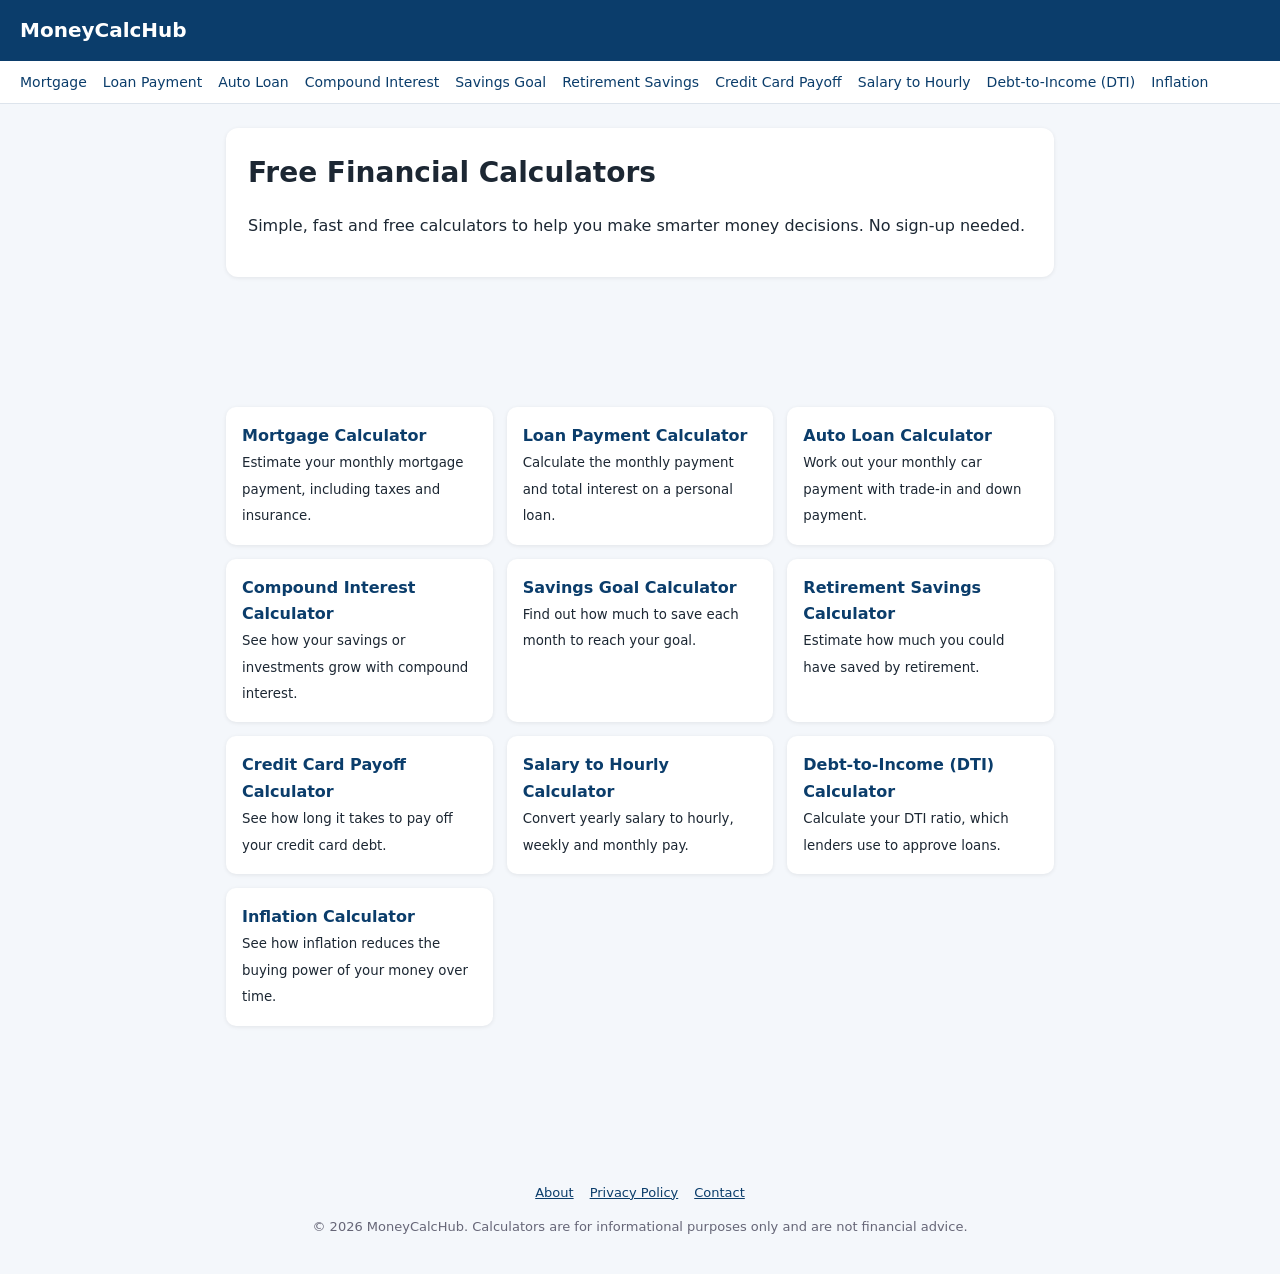
<file: index.html>
<!DOCTYPE html><html lang="en"><head><meta charset="utf-8"><meta name="viewport" content="width=device-width,initial-scale=1">
<title>MoneyCalcHub - Free Financial Calculators</title><meta name="description" content="Free mortgage, loan, savings, retirement and debt calculators for US and UK users."><style>
*{box-sizing:border-box}body{margin:0;font-family:system-ui,-apple-system,Segoe UI,Roboto,sans-serif;background:#f4f7fb;color:#1c2733;line-height:1.65}
header{background:#0b3d6b;color:#fff;padding:14px 20px}header a{color:#fff;text-decoration:none;font-weight:700;font-size:20px}
nav{background:#fff;border-bottom:1px solid #dde4ec;padding:8px 20px;overflow-x:auto;white-space:nowrap}nav a{margin-right:16px;color:#0b3d6b;text-decoration:none;font-size:14px}
main{max-width:860px;margin:24px auto;padding:0 16px}.card{background:#fff;border-radius:12px;padding:22px;box-shadow:0 1px 4px rgba(0,0,0,.08);margin-bottom:22px}
h1{font-size:28px;margin:0 0 8px}h2{font-size:21px;margin-top:26px}label{display:block;font-weight:600;margin:12px 0 4px;font-size:14px}
input{width:100%;padding:10px;border:1px solid #c5d0dc;border-radius:8px;font-size:16px}button{margin-top:16px;background:#1a7f37;color:#fff;border:0;padding:12px 26px;border-radius:8px;font-size:16px;font-weight:700;cursor:pointer}
button:hover{background:#146c2e}#result{margin-top:18px;background:#eef6ff;border-radius:10px;padding:16px;display:none}#result .big{font-size:30px;font-weight:800;color:#0b3d6b}
.ad{min-height:90px;margin:18px 0;text-align:center;color:#999;font-size:12px}.grid{display:grid;grid-template-columns:repeat(auto-fill,minmax(240px,1fr));gap:14px}
.grid a{display:block;background:#fff;padding:16px;border-radius:10px;text-decoration:none;color:#1c2733;box-shadow:0 1px 4px rgba(0,0,0,.08)}.grid a:hover{box-shadow:0 3px 10px rgba(0,0,0,.15)}
.grid b{color:#0b3d6b}footer{text-align:center;padding:24px;color:#667;font-size:13px}footer a{color:#0b3d6b;margin:0 8px}
table{width:100%;border-collapse:collapse;font-size:14px}td,th{padding:6px 8px;border-bottom:1px solid #e3e9f0;text-align:right}th:first-child,td:first-child{text-align:left}
</style>
<!-- ADSTERRA: paste your Social Bar / head script here after approval -->
</head><body>
<header><a href="index.html">MoneyCalcHub</a></header>
<nav><a href="mortgage-calculator.html">Mortgage</a><a href="loan-calculator.html">Loan Payment</a><a href="auto-loan-calculator.html">Auto Loan</a><a href="compound-interest-calculator.html">Compound Interest</a><a href="savings-goal-calculator.html">Savings Goal</a><a href="retirement-calculator.html">Retirement Savings</a><a href="credit-card-payoff-calculator.html">Credit Card Payoff</a><a href="salary-to-hourly-calculator.html">Salary to Hourly</a><a href="debt-to-income-calculator.html">Debt-to-Income (DTI)</a><a href="inflation-calculator.html">Inflation</a></nav>
<main><div class="card"><h1>Free Financial Calculators</h1><p>Simple, fast and free calculators to help you make smarter money decisions. No sign-up needed.</p></div><div class="ad"><!-- ADSTERRA: paste banner code here --></div><div class="grid"><a href="mortgage-calculator.html"><b>Mortgage Calculator</b><br><small>Estimate your monthly mortgage payment, including taxes and insurance.</small></a><a href="loan-calculator.html"><b>Loan Payment Calculator</b><br><small>Calculate the monthly payment and total interest on a personal loan.</small></a><a href="auto-loan-calculator.html"><b>Auto Loan Calculator</b><br><small>Work out your monthly car payment with trade-in and down payment.</small></a><a href="compound-interest-calculator.html"><b>Compound Interest Calculator</b><br><small>See how your savings or investments grow with compound interest.</small></a><a href="savings-goal-calculator.html"><b>Savings Goal Calculator</b><br><small>Find out how much to save each month to reach your goal.</small></a><a href="retirement-calculator.html"><b>Retirement Savings Calculator</b><br><small>Estimate how much you could have saved by retirement.</small></a><a href="credit-card-payoff-calculator.html"><b>Credit Card Payoff Calculator</b><br><small>See how long it takes to pay off your credit card debt.</small></a><a href="salary-to-hourly-calculator.html"><b>Salary to Hourly Calculator</b><br><small>Convert yearly salary to hourly, weekly and monthly pay.</small></a><a href="debt-to-income-calculator.html"><b>Debt-to-Income (DTI) Calculator</b><br><small>Calculate your DTI ratio, which lenders use to approve loans.</small></a><a href="inflation-calculator.html"><b>Inflation Calculator</b><br><small>See how inflation reduces the buying power of your money over time.</small></a></div><div class="ad"><!-- ADSTERRA: paste banner code here --></div></main><footer><a href="about.html">About</a><a href="privacy.html">Privacy Policy</a><a href="contact.html">Contact</a><p>&copy; 2026 MoneyCalcHub. Calculators are for informational purposes only and are not financial advice.</p></footer></body></html>
</file>
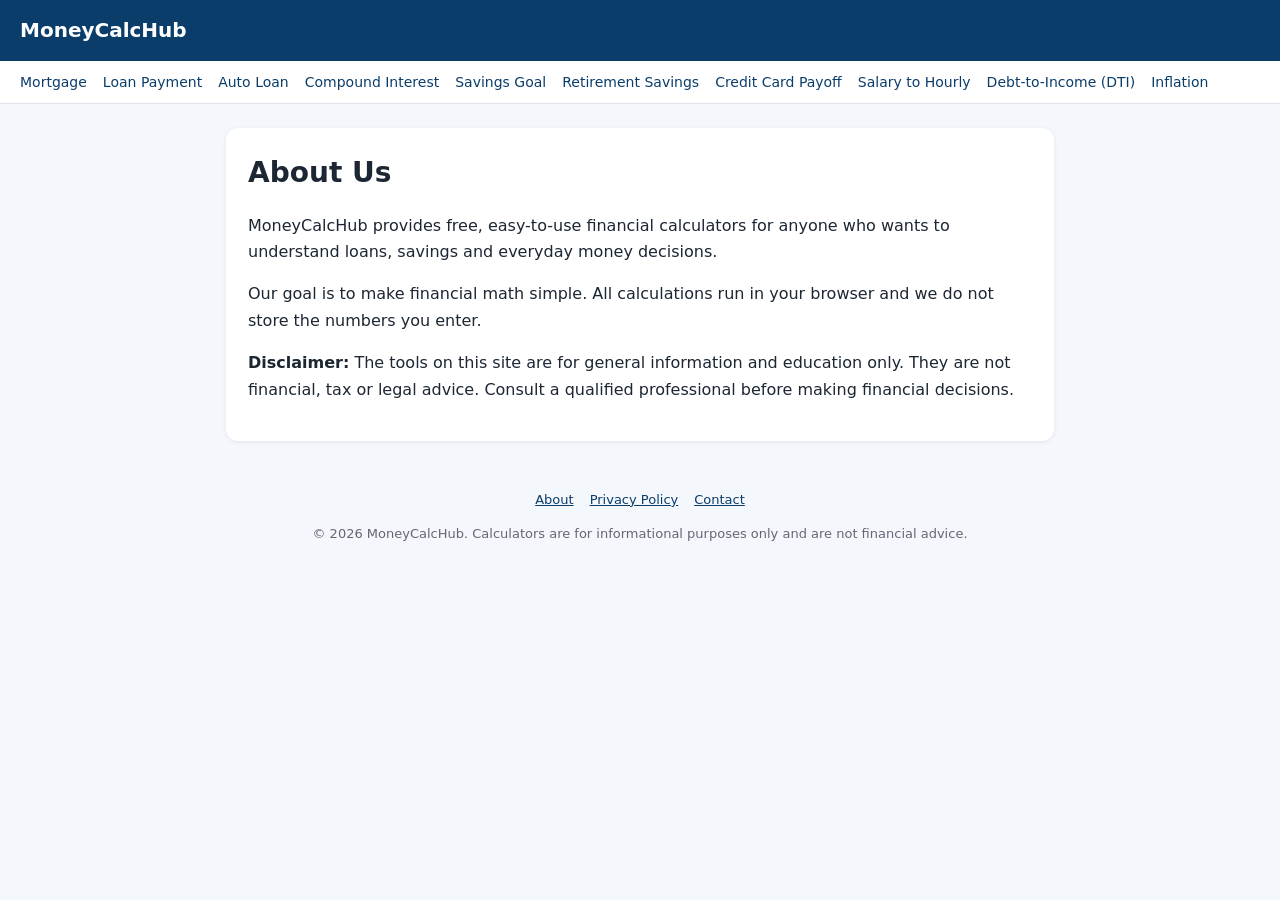
<file: about.html>
<!DOCTYPE html><html lang="en"><head><meta charset="utf-8"><meta name="viewport" content="width=device-width,initial-scale=1">
<title>About Us | MoneyCalcHub</title><meta name="description" content="About Us"><style>
*{box-sizing:border-box}body{margin:0;font-family:system-ui,-apple-system,Segoe UI,Roboto,sans-serif;background:#f4f7fb;color:#1c2733;line-height:1.65}
header{background:#0b3d6b;color:#fff;padding:14px 20px}header a{color:#fff;text-decoration:none;font-weight:700;font-size:20px}
nav{background:#fff;border-bottom:1px solid #dde4ec;padding:8px 20px;overflow-x:auto;white-space:nowrap}nav a{margin-right:16px;color:#0b3d6b;text-decoration:none;font-size:14px}
main{max-width:860px;margin:24px auto;padding:0 16px}.card{background:#fff;border-radius:12px;padding:22px;box-shadow:0 1px 4px rgba(0,0,0,.08);margin-bottom:22px}
h1{font-size:28px;margin:0 0 8px}h2{font-size:21px;margin-top:26px}label{display:block;font-weight:600;margin:12px 0 4px;font-size:14px}
input{width:100%;padding:10px;border:1px solid #c5d0dc;border-radius:8px;font-size:16px}button{margin-top:16px;background:#1a7f37;color:#fff;border:0;padding:12px 26px;border-radius:8px;font-size:16px;font-weight:700;cursor:pointer}
button:hover{background:#146c2e}#result{margin-top:18px;background:#eef6ff;border-radius:10px;padding:16px;display:none}#result .big{font-size:30px;font-weight:800;color:#0b3d6b}
.ad{min-height:90px;margin:18px 0;text-align:center;color:#999;font-size:12px}.grid{display:grid;grid-template-columns:repeat(auto-fill,minmax(240px,1fr));gap:14px}
.grid a{display:block;background:#fff;padding:16px;border-radius:10px;text-decoration:none;color:#1c2733;box-shadow:0 1px 4px rgba(0,0,0,.08)}.grid a:hover{box-shadow:0 3px 10px rgba(0,0,0,.15)}
.grid b{color:#0b3d6b}footer{text-align:center;padding:24px;color:#667;font-size:13px}footer a{color:#0b3d6b;margin:0 8px}
table{width:100%;border-collapse:collapse;font-size:14px}td,th{padding:6px 8px;border-bottom:1px solid #e3e9f0;text-align:right}th:first-child,td:first-child{text-align:left}
</style>
<!-- ADSTERRA: paste your Social Bar / head script here after approval -->
</head><body>
<header><a href="index.html">MoneyCalcHub</a></header>
<nav><a href="mortgage-calculator.html">Mortgage</a><a href="loan-calculator.html">Loan Payment</a><a href="auto-loan-calculator.html">Auto Loan</a><a href="compound-interest-calculator.html">Compound Interest</a><a href="savings-goal-calculator.html">Savings Goal</a><a href="retirement-calculator.html">Retirement Savings</a><a href="credit-card-payoff-calculator.html">Credit Card Payoff</a><a href="salary-to-hourly-calculator.html">Salary to Hourly</a><a href="debt-to-income-calculator.html">Debt-to-Income (DTI)</a><a href="inflation-calculator.html">Inflation</a></nav>
<main><div class="card"><h1>About Us</h1><p>MoneyCalcHub provides free, easy-to-use financial calculators for anyone who wants to understand loans, savings and everyday money decisions.</p><p>Our goal is to make financial math simple. All calculations run in your browser and we do not store the numbers you enter.</p><p><b>Disclaimer:</b> The tools on this site are for general information and education only. They are not financial, tax or legal advice. Consult a qualified professional before making financial decisions.</p></div></main><footer><a href="about.html">About</a><a href="privacy.html">Privacy Policy</a><a href="contact.html">Contact</a><p>&copy; 2026 MoneyCalcHub. Calculators are for informational purposes only and are not financial advice.</p></footer></body></html>
</file>
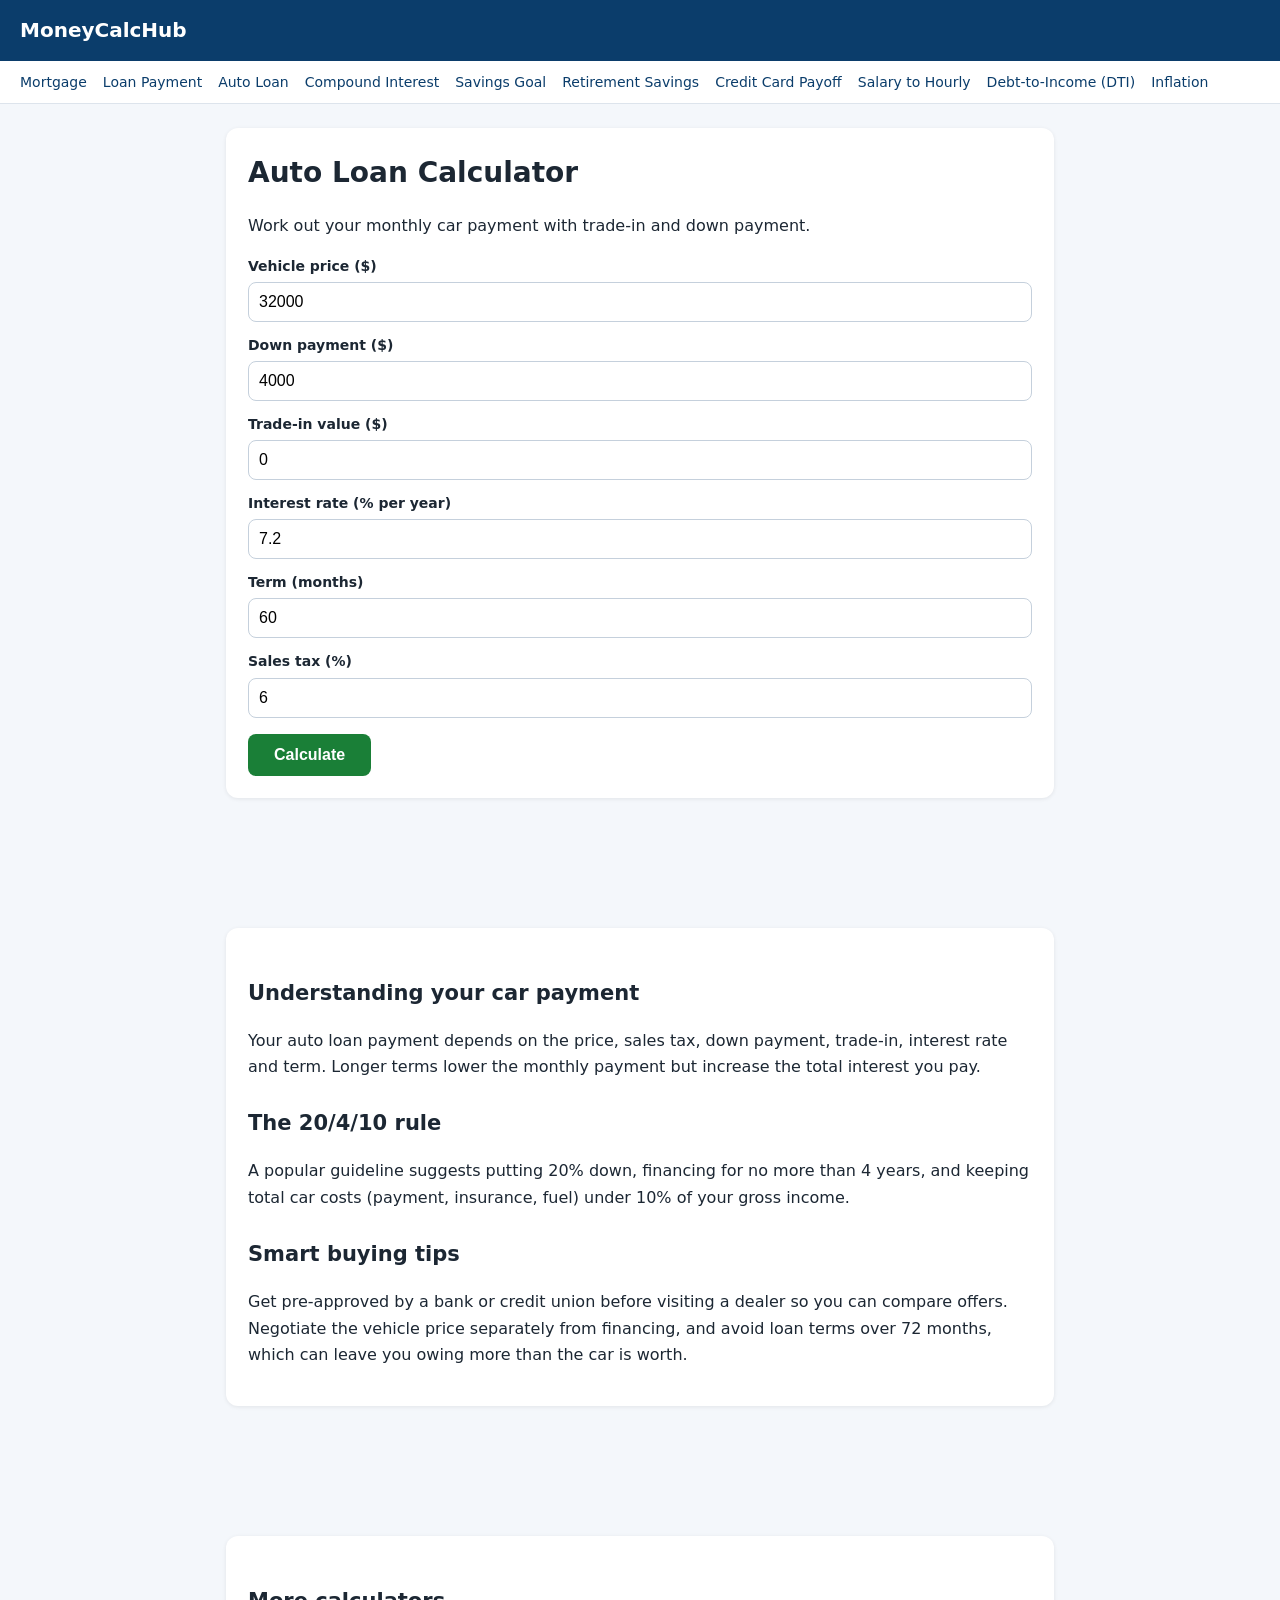
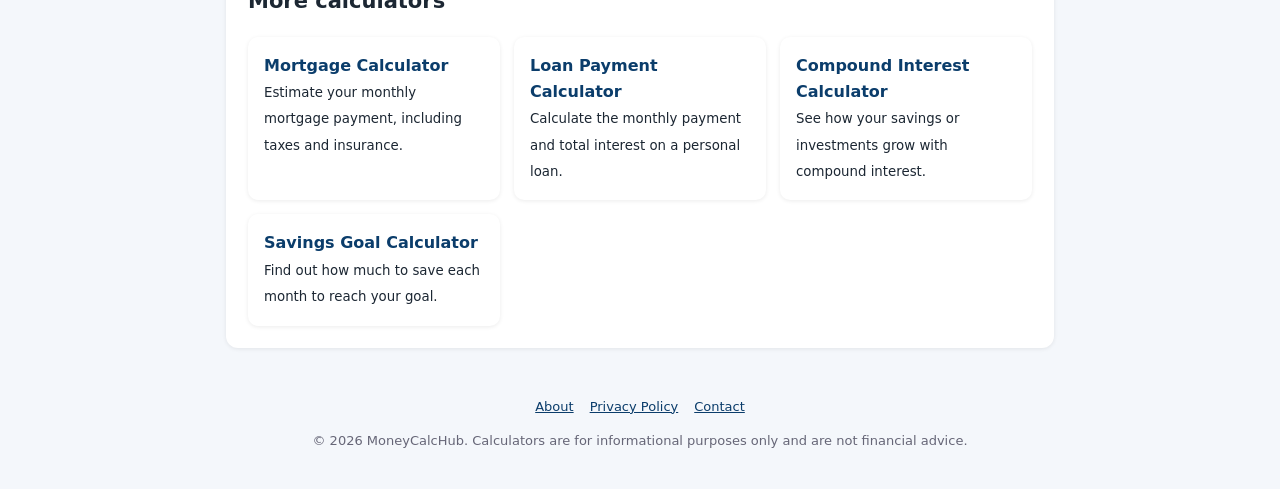
<file: auto-loan-calculator.html>
<!DOCTYPE html><html lang="en"><head><meta charset="utf-8"><meta name="viewport" content="width=device-width,initial-scale=1">
<title>Auto Loan Calculator | MoneyCalcHub</title><meta name="description" content="Work out your monthly car payment with trade-in and down payment."><style>
*{box-sizing:border-box}body{margin:0;font-family:system-ui,-apple-system,Segoe UI,Roboto,sans-serif;background:#f4f7fb;color:#1c2733;line-height:1.65}
header{background:#0b3d6b;color:#fff;padding:14px 20px}header a{color:#fff;text-decoration:none;font-weight:700;font-size:20px}
nav{background:#fff;border-bottom:1px solid #dde4ec;padding:8px 20px;overflow-x:auto;white-space:nowrap}nav a{margin-right:16px;color:#0b3d6b;text-decoration:none;font-size:14px}
main{max-width:860px;margin:24px auto;padding:0 16px}.card{background:#fff;border-radius:12px;padding:22px;box-shadow:0 1px 4px rgba(0,0,0,.08);margin-bottom:22px}
h1{font-size:28px;margin:0 0 8px}h2{font-size:21px;margin-top:26px}label{display:block;font-weight:600;margin:12px 0 4px;font-size:14px}
input{width:100%;padding:10px;border:1px solid #c5d0dc;border-radius:8px;font-size:16px}button{margin-top:16px;background:#1a7f37;color:#fff;border:0;padding:12px 26px;border-radius:8px;font-size:16px;font-weight:700;cursor:pointer}
button:hover{background:#146c2e}#result{margin-top:18px;background:#eef6ff;border-radius:10px;padding:16px;display:none}#result .big{font-size:30px;font-weight:800;color:#0b3d6b}
.ad{min-height:90px;margin:18px 0;text-align:center;color:#999;font-size:12px}.grid{display:grid;grid-template-columns:repeat(auto-fill,minmax(240px,1fr));gap:14px}
.grid a{display:block;background:#fff;padding:16px;border-radius:10px;text-decoration:none;color:#1c2733;box-shadow:0 1px 4px rgba(0,0,0,.08)}.grid a:hover{box-shadow:0 3px 10px rgba(0,0,0,.15)}
.grid b{color:#0b3d6b}footer{text-align:center;padding:24px;color:#667;font-size:13px}footer a{color:#0b3d6b;margin:0 8px}
table{width:100%;border-collapse:collapse;font-size:14px}td,th{padding:6px 8px;border-bottom:1px solid #e3e9f0;text-align:right}th:first-child,td:first-child{text-align:left}
</style>
<!-- ADSTERRA: paste your Social Bar / head script here after approval -->
</head><body>
<header><a href="index.html">MoneyCalcHub</a></header>
<nav><a href="mortgage-calculator.html">Mortgage</a><a href="loan-calculator.html">Loan Payment</a><a href="auto-loan-calculator.html">Auto Loan</a><a href="compound-interest-calculator.html">Compound Interest</a><a href="savings-goal-calculator.html">Savings Goal</a><a href="retirement-calculator.html">Retirement Savings</a><a href="credit-card-payoff-calculator.html">Credit Card Payoff</a><a href="salary-to-hourly-calculator.html">Salary to Hourly</a><a href="debt-to-income-calculator.html">Debt-to-Income (DTI)</a><a href="inflation-calculator.html">Inflation</a></nav>
<main><div class="card"><h1>Auto Loan Calculator</h1><p>Work out your monthly car payment with trade-in and down payment.</p><label for="price">Vehicle price ($)</label><input type="number" step="any" id="price" value="32000"><label for="down">Down payment ($)</label><input type="number" step="any" id="down" value="4000"><label for="trade">Trade-in value ($)</label><input type="number" step="any" id="trade" value="0"><label for="rate">Interest rate (% per year)</label><input type="number" step="any" id="rate" value="7.2"><label for="months">Term (months)</label><input type="number" step="any" id="months" value="60"><label for="taxp">Sales tax (%)</label><input type="number" step="any" id="taxp" value="6"><button onclick="calc()">Calculate</button><div id="result"></div></div><div class="ad"><!-- ADSTERRA: paste banner code here --></div><div class="card"><h2>Understanding your car payment</h2><p>Your auto loan payment depends on the price, sales tax, down payment, trade-in, interest rate and term. Longer terms lower the monthly payment but increase the total interest you pay.</p>
<h2>The 20/4/10 rule</h2><p>A popular guideline suggests putting 20% down, financing for no more than 4 years, and keeping total car costs (payment, insurance, fuel) under 10% of your gross income.</p>
<h2>Smart buying tips</h2><p>Get pre-approved by a bank or credit union before visiting a dealer so you can compare offers. Negotiate the vehicle price separately from financing, and avoid loan terms over 72 months, which can leave you owing more than the car is worth.</p></div><div class="ad"><!-- ADSTERRA: paste banner code here --></div><div class="card"><h2>More calculators</h2><div class="grid"><a href="mortgage-calculator.html"><b>Mortgage Calculator</b><br><small>Estimate your monthly mortgage payment, including taxes and insurance.</small></a><a href="loan-calculator.html"><b>Loan Payment Calculator</b><br><small>Calculate the monthly payment and total interest on a personal loan.</small></a><a href="compound-interest-calculator.html"><b>Compound Interest Calculator</b><br><small>See how your savings or investments grow with compound interest.</small></a><a href="savings-goal-calculator.html"><b>Savings Goal Calculator</b><br><small>Find out how much to save each month to reach your goal.</small></a></div></div><script>
function fmt(n){return '$'+Number(n).toLocaleString('en-US',{minimumFractionDigits:2,maximumFractionDigits:2});}
function num(id){return parseFloat(document.getElementById(id).value)||0;}
function show(html){var r=document.getElementById('result');r.innerHTML=html;r.style.display='block';r.scrollIntoView({behavior:'smooth',block:'nearest'});}
function pmt(P,rate,n){var r=rate/100/12;if(r===0)return P/n;return P*r/(1-Math.pow(1+r,-n));}
</script><script>function calc(){var v={price:num("price"),down:num("down"),trade:num("trade"),rate:num("rate"),months:num("months"),taxp:num("taxp")};var taxed=v.price*(1+v.taxp/100);var P=taxed-v.down-v.trade;if(P<=0){show('Down payment and trade-in cover the full price.');return;}
var m=pmt(P,v.rate,v.months);
show('<div>Monthly car payment</div><div class="big">'+fmt(m)+'</div><p>Amount financed: '+fmt(P)+'<br>Total interest: '+fmt(m*v.months-P)+'<br>Total cost of loan: '+fmt(m*v.months)+'</p>');}</script></main><footer><a href="about.html">About</a><a href="privacy.html">Privacy Policy</a><a href="contact.html">Contact</a><p>&copy; 2026 MoneyCalcHub. Calculators are for informational purposes only and are not financial advice.</p></footer></body></html>
</file>
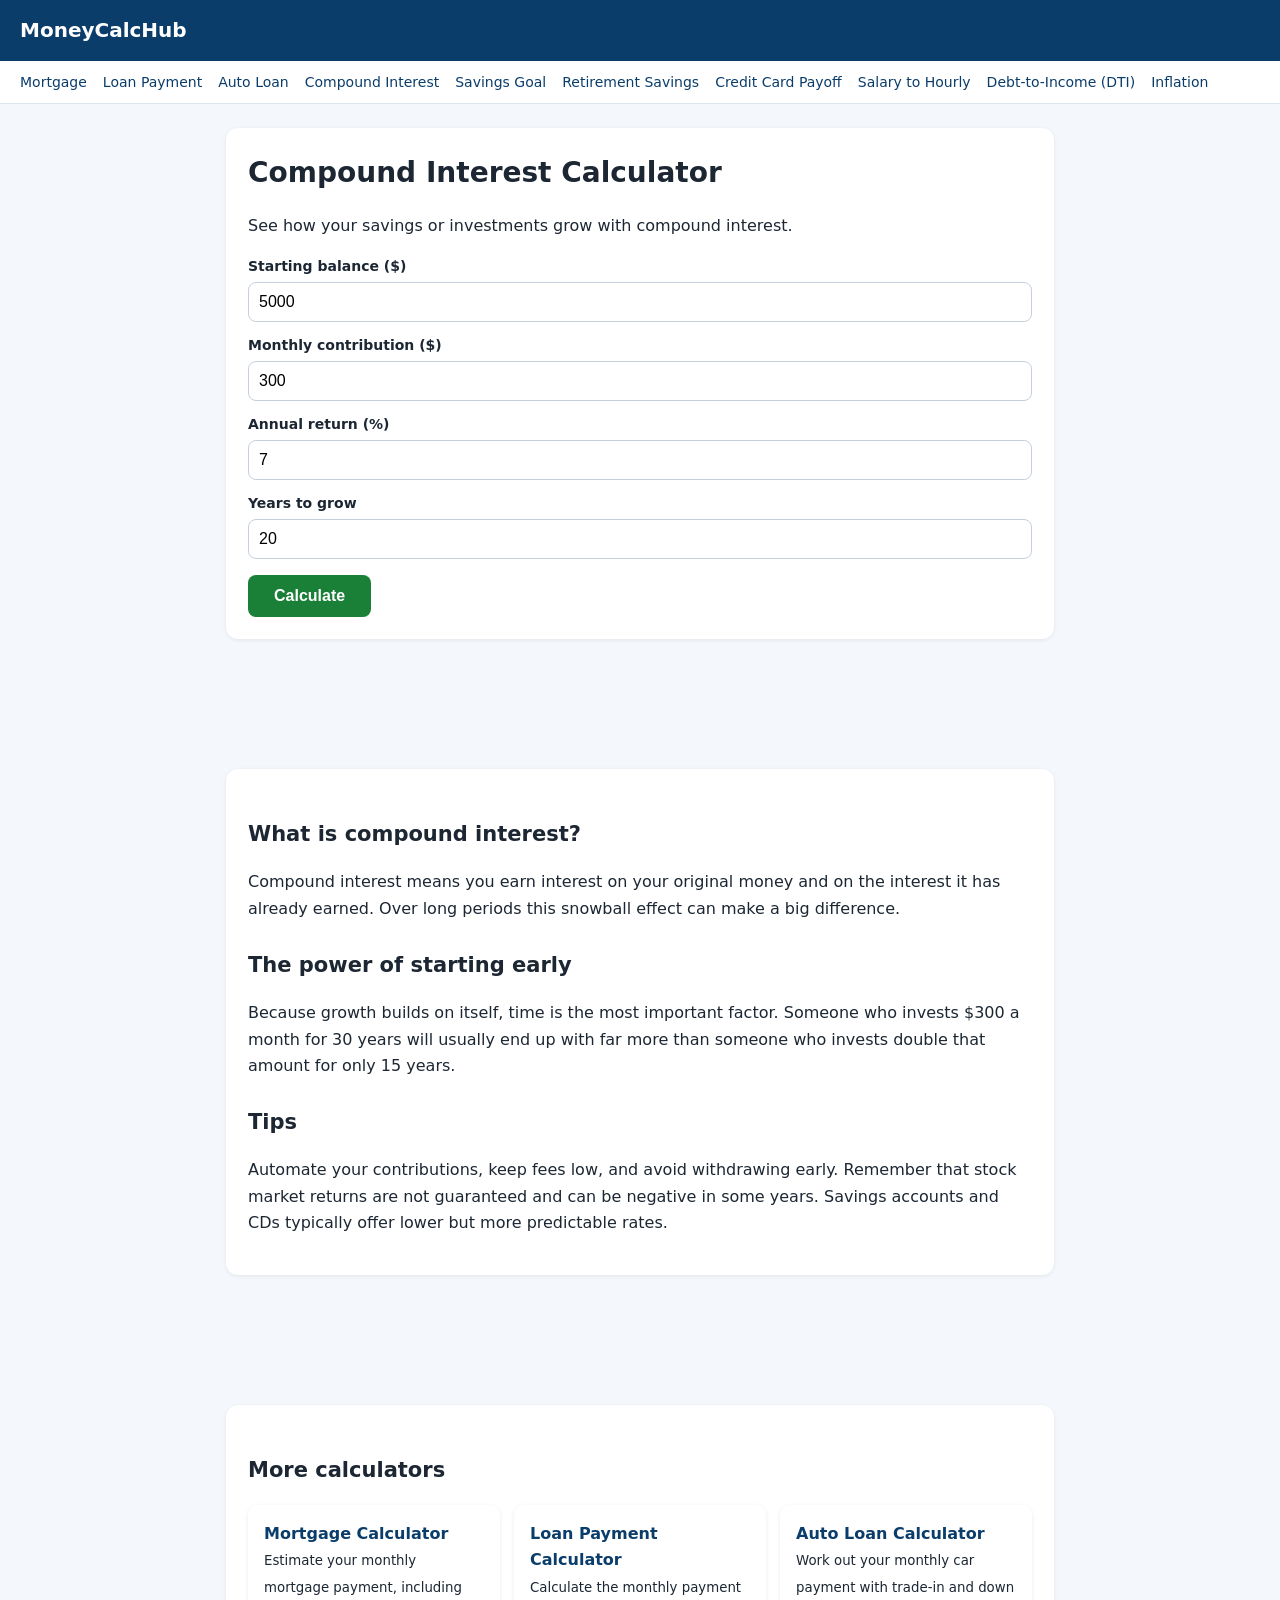
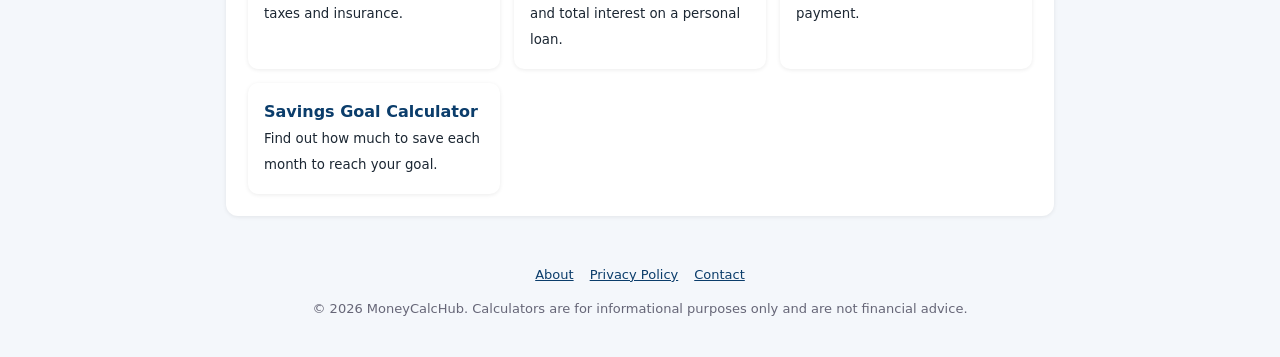
<file: compound-interest-calculator.html>
<!DOCTYPE html><html lang="en"><head><meta charset="utf-8"><meta name="viewport" content="width=device-width,initial-scale=1">
<title>Compound Interest Calculator | MoneyCalcHub</title><meta name="description" content="See how your savings or investments grow with compound interest."><style>
*{box-sizing:border-box}body{margin:0;font-family:system-ui,-apple-system,Segoe UI,Roboto,sans-serif;background:#f4f7fb;color:#1c2733;line-height:1.65}
header{background:#0b3d6b;color:#fff;padding:14px 20px}header a{color:#fff;text-decoration:none;font-weight:700;font-size:20px}
nav{background:#fff;border-bottom:1px solid #dde4ec;padding:8px 20px;overflow-x:auto;white-space:nowrap}nav a{margin-right:16px;color:#0b3d6b;text-decoration:none;font-size:14px}
main{max-width:860px;margin:24px auto;padding:0 16px}.card{background:#fff;border-radius:12px;padding:22px;box-shadow:0 1px 4px rgba(0,0,0,.08);margin-bottom:22px}
h1{font-size:28px;margin:0 0 8px}h2{font-size:21px;margin-top:26px}label{display:block;font-weight:600;margin:12px 0 4px;font-size:14px}
input{width:100%;padding:10px;border:1px solid #c5d0dc;border-radius:8px;font-size:16px}button{margin-top:16px;background:#1a7f37;color:#fff;border:0;padding:12px 26px;border-radius:8px;font-size:16px;font-weight:700;cursor:pointer}
button:hover{background:#146c2e}#result{margin-top:18px;background:#eef6ff;border-radius:10px;padding:16px;display:none}#result .big{font-size:30px;font-weight:800;color:#0b3d6b}
.ad{min-height:90px;margin:18px 0;text-align:center;color:#999;font-size:12px}.grid{display:grid;grid-template-columns:repeat(auto-fill,minmax(240px,1fr));gap:14px}
.grid a{display:block;background:#fff;padding:16px;border-radius:10px;text-decoration:none;color:#1c2733;box-shadow:0 1px 4px rgba(0,0,0,.08)}.grid a:hover{box-shadow:0 3px 10px rgba(0,0,0,.15)}
.grid b{color:#0b3d6b}footer{text-align:center;padding:24px;color:#667;font-size:13px}footer a{color:#0b3d6b;margin:0 8px}
table{width:100%;border-collapse:collapse;font-size:14px}td,th{padding:6px 8px;border-bottom:1px solid #e3e9f0;text-align:right}th:first-child,td:first-child{text-align:left}
</style>
<!-- ADSTERRA: paste your Social Bar / head script here after approval -->
</head><body>
<header><a href="index.html">MoneyCalcHub</a></header>
<nav><a href="mortgage-calculator.html">Mortgage</a><a href="loan-calculator.html">Loan Payment</a><a href="auto-loan-calculator.html">Auto Loan</a><a href="compound-interest-calculator.html">Compound Interest</a><a href="savings-goal-calculator.html">Savings Goal</a><a href="retirement-calculator.html">Retirement Savings</a><a href="credit-card-payoff-calculator.html">Credit Card Payoff</a><a href="salary-to-hourly-calculator.html">Salary to Hourly</a><a href="debt-to-income-calculator.html">Debt-to-Income (DTI)</a><a href="inflation-calculator.html">Inflation</a></nav>
<main><div class="card"><h1>Compound Interest Calculator</h1><p>See how your savings or investments grow with compound interest.</p><label for="start">Starting balance ($)</label><input type="number" step="any" id="start" value="5000"><label for="monthly">Monthly contribution ($)</label><input type="number" step="any" id="monthly" value="300"><label for="rate">Annual return (%)</label><input type="number" step="any" id="rate" value="7"><label for="years">Years to grow</label><input type="number" step="any" id="years" value="20"><button onclick="calc()">Calculate</button><div id="result"></div></div><div class="ad"><!-- ADSTERRA: paste banner code here --></div><div class="card"><h2>What is compound interest?</h2><p>Compound interest means you earn interest on your original money and on the interest it has already earned. Over long periods this snowball effect can make a big difference.</p>
<h2>The power of starting early</h2><p>Because growth builds on itself, time is the most important factor. Someone who invests $300 a month for 30 years will usually end up with far more than someone who invests double that amount for only 15 years.</p>
<h2>Tips</h2><p>Automate your contributions, keep fees low, and avoid withdrawing early. Remember that stock market returns are not guaranteed and can be negative in some years. Savings accounts and CDs typically offer lower but more predictable rates.</p></div><div class="ad"><!-- ADSTERRA: paste banner code here --></div><div class="card"><h2>More calculators</h2><div class="grid"><a href="mortgage-calculator.html"><b>Mortgage Calculator</b><br><small>Estimate your monthly mortgage payment, including taxes and insurance.</small></a><a href="loan-calculator.html"><b>Loan Payment Calculator</b><br><small>Calculate the monthly payment and total interest on a personal loan.</small></a><a href="auto-loan-calculator.html"><b>Auto Loan Calculator</b><br><small>Work out your monthly car payment with trade-in and down payment.</small></a><a href="savings-goal-calculator.html"><b>Savings Goal Calculator</b><br><small>Find out how much to save each month to reach your goal.</small></a></div></div><script>
function fmt(n){return '$'+Number(n).toLocaleString('en-US',{minimumFractionDigits:2,maximumFractionDigits:2});}
function num(id){return parseFloat(document.getElementById(id).value)||0;}
function show(html){var r=document.getElementById('result');r.innerHTML=html;r.style.display='block';r.scrollIntoView({behavior:'smooth',block:'nearest'});}
function pmt(P,rate,n){var r=rate/100/12;if(r===0)return P/n;return P*r/(1-Math.pow(1+r,-n));}
</script><script>function calc(){var v={start:num("start"),monthly:num("monthly"),rate:num("rate"),years:num("years")};var bal=v.start,r=v.rate/100/12,contrib=v.start;
for(var i=0;i<v.years*12;i++){bal=bal*(1+r)+v.monthly;contrib+=v.monthly;}
show('<div>Future balance</div><div class="big">'+fmt(bal)+'</div><p>Total contributed: '+fmt(contrib)+'<br>Interest earned: '+fmt(bal-contrib)+'</p><p style="font-size:13px;color:#556">Results are estimates. Real investment returns vary and are not guaranteed.</p>');}</script></main><footer><a href="about.html">About</a><a href="privacy.html">Privacy Policy</a><a href="contact.html">Contact</a><p>&copy; 2026 MoneyCalcHub. Calculators are for informational purposes only and are not financial advice.</p></footer></body></html>
</file>
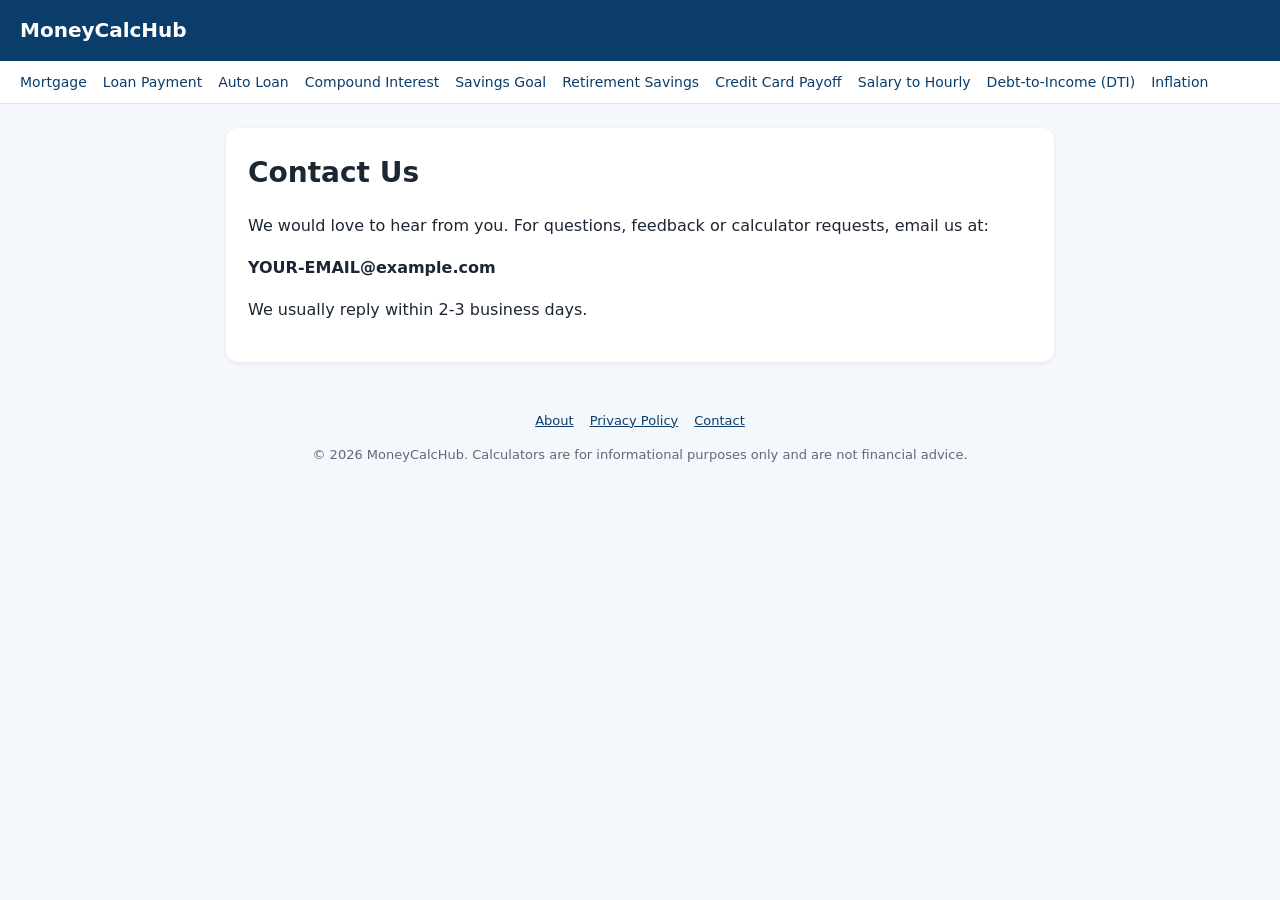
<file: contact.html>
<!DOCTYPE html><html lang="en"><head><meta charset="utf-8"><meta name="viewport" content="width=device-width,initial-scale=1">
<title>Contact Us | MoneyCalcHub</title><meta name="description" content="Contact Us"><style>
*{box-sizing:border-box}body{margin:0;font-family:system-ui,-apple-system,Segoe UI,Roboto,sans-serif;background:#f4f7fb;color:#1c2733;line-height:1.65}
header{background:#0b3d6b;color:#fff;padding:14px 20px}header a{color:#fff;text-decoration:none;font-weight:700;font-size:20px}
nav{background:#fff;border-bottom:1px solid #dde4ec;padding:8px 20px;overflow-x:auto;white-space:nowrap}nav a{margin-right:16px;color:#0b3d6b;text-decoration:none;font-size:14px}
main{max-width:860px;margin:24px auto;padding:0 16px}.card{background:#fff;border-radius:12px;padding:22px;box-shadow:0 1px 4px rgba(0,0,0,.08);margin-bottom:22px}
h1{font-size:28px;margin:0 0 8px}h2{font-size:21px;margin-top:26px}label{display:block;font-weight:600;margin:12px 0 4px;font-size:14px}
input{width:100%;padding:10px;border:1px solid #c5d0dc;border-radius:8px;font-size:16px}button{margin-top:16px;background:#1a7f37;color:#fff;border:0;padding:12px 26px;border-radius:8px;font-size:16px;font-weight:700;cursor:pointer}
button:hover{background:#146c2e}#result{margin-top:18px;background:#eef6ff;border-radius:10px;padding:16px;display:none}#result .big{font-size:30px;font-weight:800;color:#0b3d6b}
.ad{min-height:90px;margin:18px 0;text-align:center;color:#999;font-size:12px}.grid{display:grid;grid-template-columns:repeat(auto-fill,minmax(240px,1fr));gap:14px}
.grid a{display:block;background:#fff;padding:16px;border-radius:10px;text-decoration:none;color:#1c2733;box-shadow:0 1px 4px rgba(0,0,0,.08)}.grid a:hover{box-shadow:0 3px 10px rgba(0,0,0,.15)}
.grid b{color:#0b3d6b}footer{text-align:center;padding:24px;color:#667;font-size:13px}footer a{color:#0b3d6b;margin:0 8px}
table{width:100%;border-collapse:collapse;font-size:14px}td,th{padding:6px 8px;border-bottom:1px solid #e3e9f0;text-align:right}th:first-child,td:first-child{text-align:left}
</style>
<!-- ADSTERRA: paste your Social Bar / head script here after approval -->
</head><body>
<header><a href="index.html">MoneyCalcHub</a></header>
<nav><a href="mortgage-calculator.html">Mortgage</a><a href="loan-calculator.html">Loan Payment</a><a href="auto-loan-calculator.html">Auto Loan</a><a href="compound-interest-calculator.html">Compound Interest</a><a href="savings-goal-calculator.html">Savings Goal</a><a href="retirement-calculator.html">Retirement Savings</a><a href="credit-card-payoff-calculator.html">Credit Card Payoff</a><a href="salary-to-hourly-calculator.html">Salary to Hourly</a><a href="debt-to-income-calculator.html">Debt-to-Income (DTI)</a><a href="inflation-calculator.html">Inflation</a></nav>
<main><div class="card"><h1>Contact Us</h1><p>We would love to hear from you. For questions, feedback or calculator requests, email us at:</p><p><b>YOUR-EMAIL@example.com</b></p><p>We usually reply within 2-3 business days.</p></div></main><footer><a href="about.html">About</a><a href="privacy.html">Privacy Policy</a><a href="contact.html">Contact</a><p>&copy; 2026 MoneyCalcHub. Calculators are for informational purposes only and are not financial advice.</p></footer></body></html>
</file>
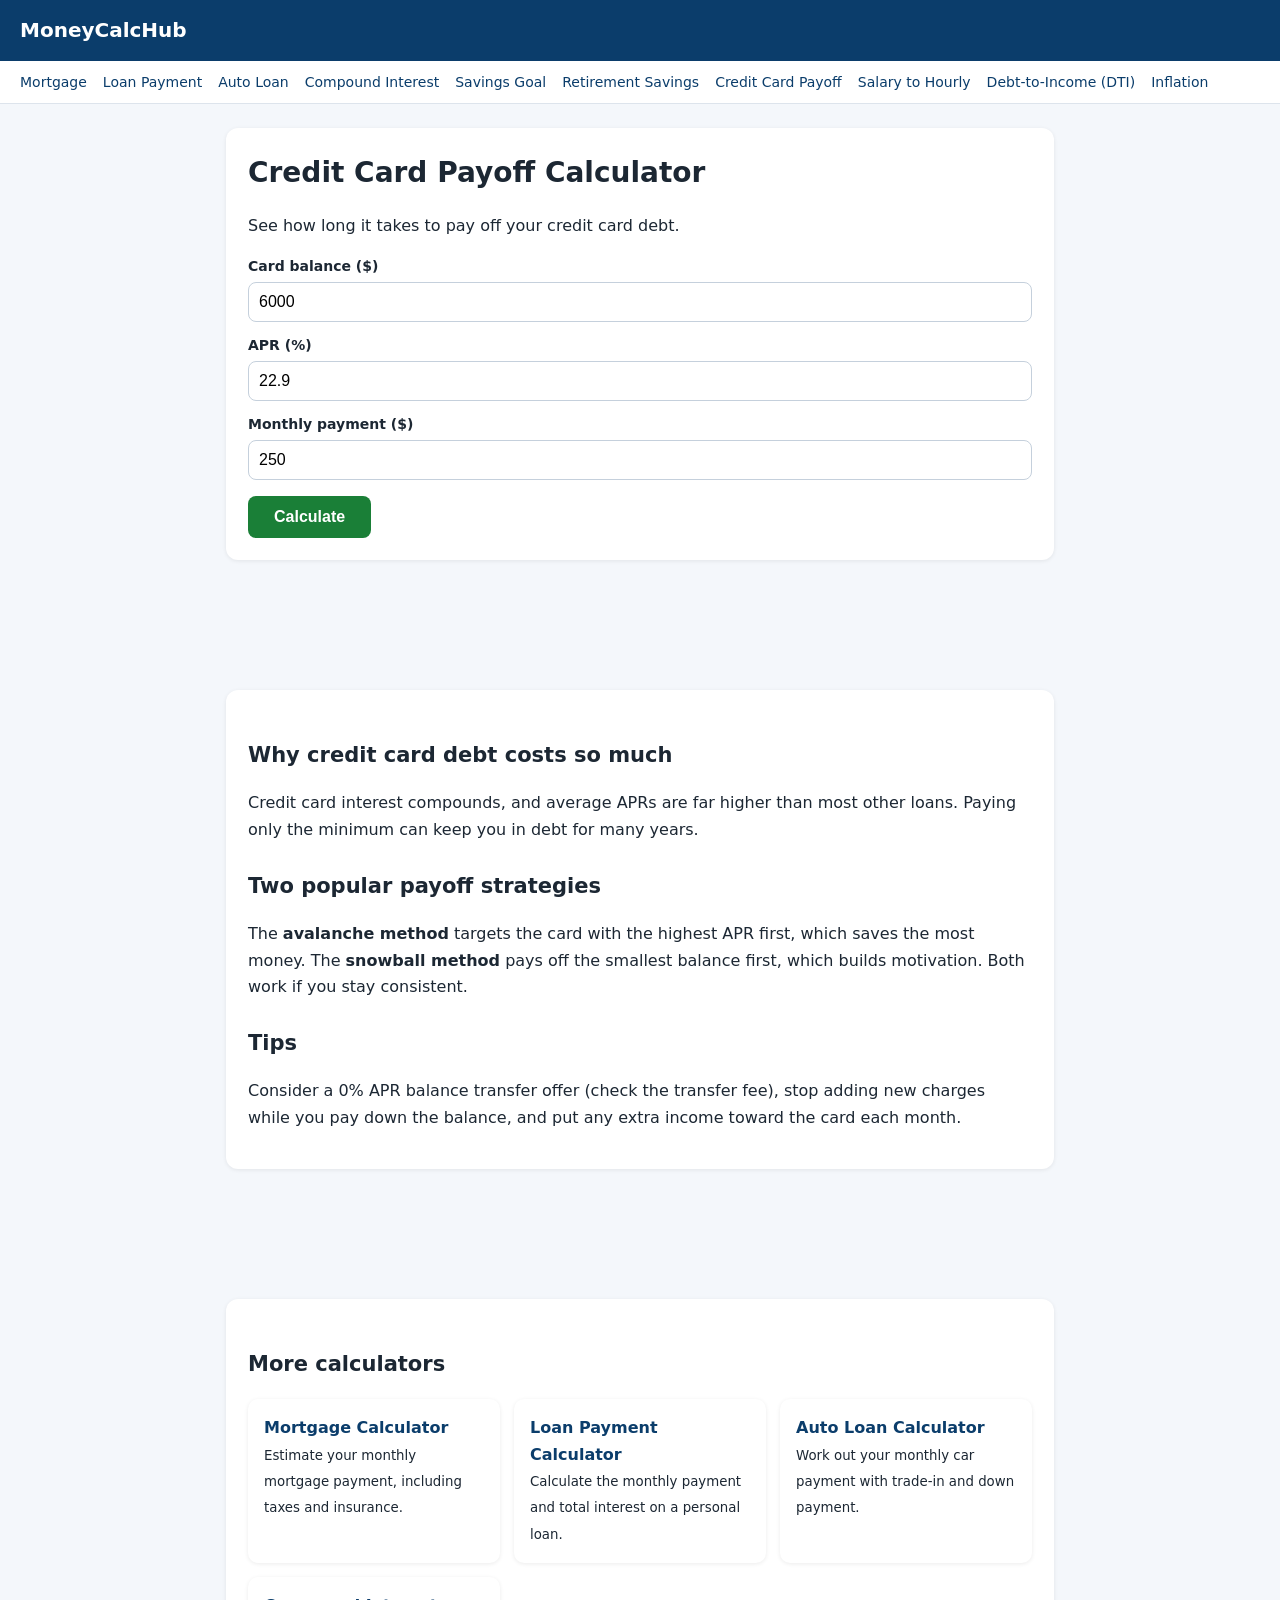
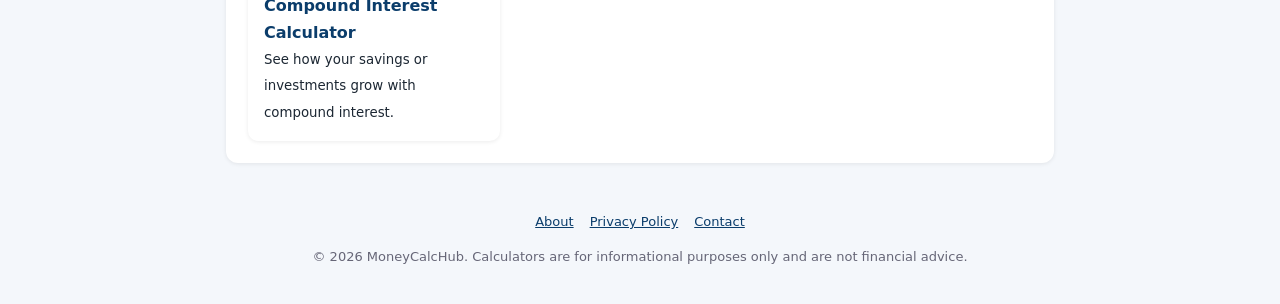
<file: credit-card-payoff-calculator.html>
<!DOCTYPE html><html lang="en"><head><meta charset="utf-8"><meta name="viewport" content="width=device-width,initial-scale=1">
<title>Credit Card Payoff Calculator | MoneyCalcHub</title><meta name="description" content="See how long it takes to pay off your credit card debt."><style>
*{box-sizing:border-box}body{margin:0;font-family:system-ui,-apple-system,Segoe UI,Roboto,sans-serif;background:#f4f7fb;color:#1c2733;line-height:1.65}
header{background:#0b3d6b;color:#fff;padding:14px 20px}header a{color:#fff;text-decoration:none;font-weight:700;font-size:20px}
nav{background:#fff;border-bottom:1px solid #dde4ec;padding:8px 20px;overflow-x:auto;white-space:nowrap}nav a{margin-right:16px;color:#0b3d6b;text-decoration:none;font-size:14px}
main{max-width:860px;margin:24px auto;padding:0 16px}.card{background:#fff;border-radius:12px;padding:22px;box-shadow:0 1px 4px rgba(0,0,0,.08);margin-bottom:22px}
h1{font-size:28px;margin:0 0 8px}h2{font-size:21px;margin-top:26px}label{display:block;font-weight:600;margin:12px 0 4px;font-size:14px}
input{width:100%;padding:10px;border:1px solid #c5d0dc;border-radius:8px;font-size:16px}button{margin-top:16px;background:#1a7f37;color:#fff;border:0;padding:12px 26px;border-radius:8px;font-size:16px;font-weight:700;cursor:pointer}
button:hover{background:#146c2e}#result{margin-top:18px;background:#eef6ff;border-radius:10px;padding:16px;display:none}#result .big{font-size:30px;font-weight:800;color:#0b3d6b}
.ad{min-height:90px;margin:18px 0;text-align:center;color:#999;font-size:12px}.grid{display:grid;grid-template-columns:repeat(auto-fill,minmax(240px,1fr));gap:14px}
.grid a{display:block;background:#fff;padding:16px;border-radius:10px;text-decoration:none;color:#1c2733;box-shadow:0 1px 4px rgba(0,0,0,.08)}.grid a:hover{box-shadow:0 3px 10px rgba(0,0,0,.15)}
.grid b{color:#0b3d6b}footer{text-align:center;padding:24px;color:#667;font-size:13px}footer a{color:#0b3d6b;margin:0 8px}
table{width:100%;border-collapse:collapse;font-size:14px}td,th{padding:6px 8px;border-bottom:1px solid #e3e9f0;text-align:right}th:first-child,td:first-child{text-align:left}
</style>
<!-- ADSTERRA: paste your Social Bar / head script here after approval -->
</head><body>
<header><a href="index.html">MoneyCalcHub</a></header>
<nav><a href="mortgage-calculator.html">Mortgage</a><a href="loan-calculator.html">Loan Payment</a><a href="auto-loan-calculator.html">Auto Loan</a><a href="compound-interest-calculator.html">Compound Interest</a><a href="savings-goal-calculator.html">Savings Goal</a><a href="retirement-calculator.html">Retirement Savings</a><a href="credit-card-payoff-calculator.html">Credit Card Payoff</a><a href="salary-to-hourly-calculator.html">Salary to Hourly</a><a href="debt-to-income-calculator.html">Debt-to-Income (DTI)</a><a href="inflation-calculator.html">Inflation</a></nav>
<main><div class="card"><h1>Credit Card Payoff Calculator</h1><p>See how long it takes to pay off your credit card debt.</p><label for="bal">Card balance ($)</label><input type="number" step="any" id="bal" value="6000"><label for="apr">APR (%)</label><input type="number" step="any" id="apr" value="22.9"><label for="pay">Monthly payment ($)</label><input type="number" step="any" id="pay" value="250"><button onclick="calc()">Calculate</button><div id="result"></div></div><div class="ad"><!-- ADSTERRA: paste banner code here --></div><div class="card"><h2>Why credit card debt costs so much</h2><p>Credit card interest compounds, and average APRs are far higher than most other loans. Paying only the minimum can keep you in debt for many years.</p>
<h2>Two popular payoff strategies</h2><p>The <b>avalanche method</b> targets the card with the highest APR first, which saves the most money. The <b>snowball method</b> pays off the smallest balance first, which builds motivation. Both work if you stay consistent.</p>
<h2>Tips</h2><p>Consider a 0% APR balance transfer offer (check the transfer fee), stop adding new charges while you pay down the balance, and put any extra income toward the card each month.</p></div><div class="ad"><!-- ADSTERRA: paste banner code here --></div><div class="card"><h2>More calculators</h2><div class="grid"><a href="mortgage-calculator.html"><b>Mortgage Calculator</b><br><small>Estimate your monthly mortgage payment, including taxes and insurance.</small></a><a href="loan-calculator.html"><b>Loan Payment Calculator</b><br><small>Calculate the monthly payment and total interest on a personal loan.</small></a><a href="auto-loan-calculator.html"><b>Auto Loan Calculator</b><br><small>Work out your monthly car payment with trade-in and down payment.</small></a><a href="compound-interest-calculator.html"><b>Compound Interest Calculator</b><br><small>See how your savings or investments grow with compound interest.</small></a></div></div><script>
function fmt(n){return '$'+Number(n).toLocaleString('en-US',{minimumFractionDigits:2,maximumFractionDigits:2});}
function num(id){return parseFloat(document.getElementById(id).value)||0;}
function show(html){var r=document.getElementById('result');r.innerHTML=html;r.style.display='block';r.scrollIntoView({behavior:'smooth',block:'nearest'});}
function pmt(P,rate,n){var r=rate/100/12;if(r===0)return P/n;return P*r/(1-Math.pow(1+r,-n));}
</script><script>function calc(){var v={bal:num("bal"),apr:num("apr"),pay:num("pay")};var r=v.apr/100/12;var interestOnly=v.bal*r;if(v.pay<=interestOnly){show('Your payment is too low. It must be more than '+fmt(interestOnly+0.01)+' per month or the balance will never go down.');return;}
var b=v.bal,m=0,ti=0;while(b>0&&m<1200){var i=b*r;ti+=i;b=b+i-v.pay;m++;}
var y=Math.floor(m/12),mo=m%12;
show('<div>Time to pay off</div><div class="big">'+y+' yr '+mo+' mo</div><p>Total interest paid: '+fmt(ti)+'<br>Total paid: '+fmt(v.bal+ti)+'</p>');}</script></main><footer><a href="about.html">About</a><a href="privacy.html">Privacy Policy</a><a href="contact.html">Contact</a><p>&copy; 2026 MoneyCalcHub. Calculators are for informational purposes only and are not financial advice.</p></footer></body></html>
</file>
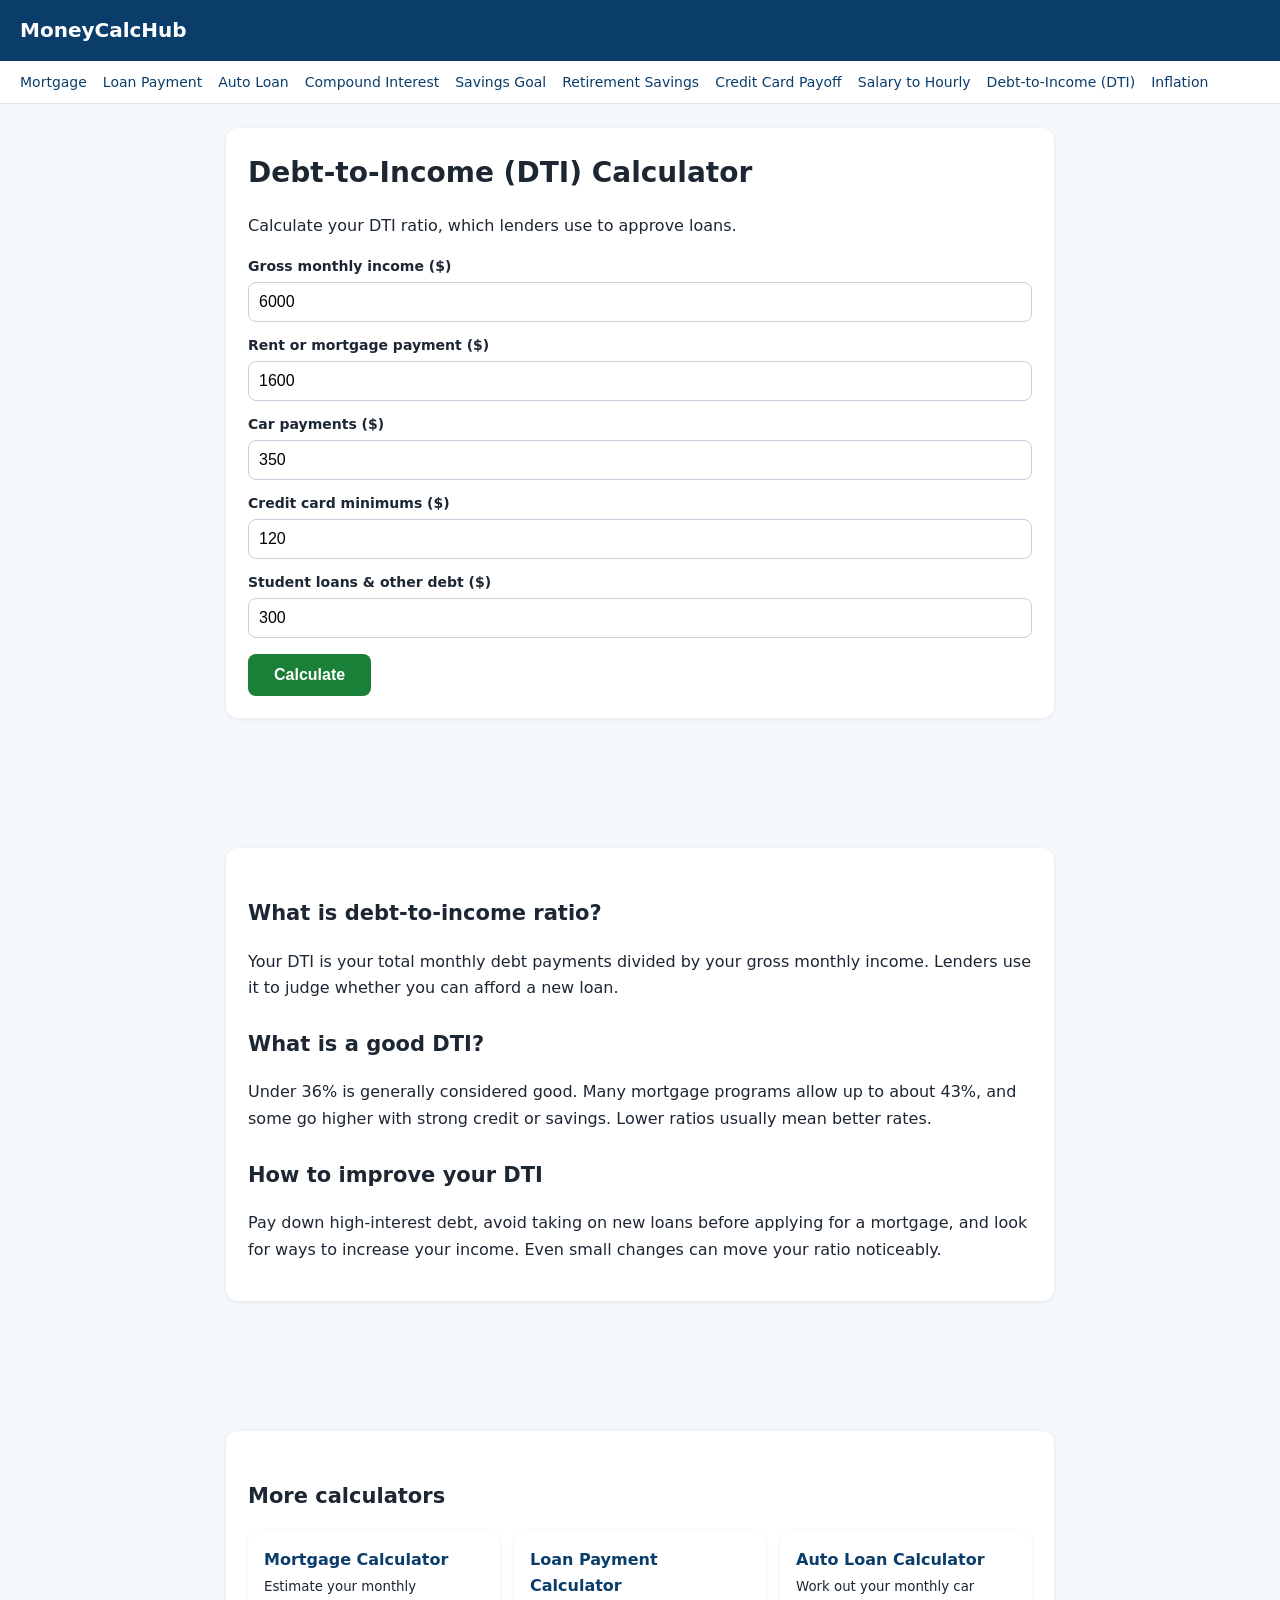
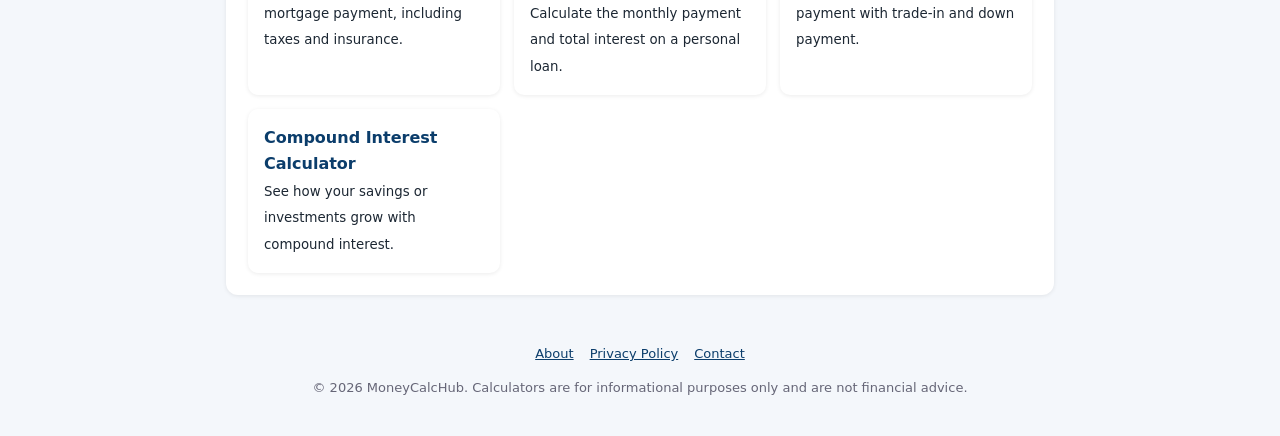
<file: debt-to-income-calculator.html>
<!DOCTYPE html><html lang="en"><head><meta charset="utf-8"><meta name="viewport" content="width=device-width,initial-scale=1">
<title>Debt-to-Income (DTI) Calculator | MoneyCalcHub</title><meta name="description" content="Calculate your DTI ratio, which lenders use to approve loans."><style>
*{box-sizing:border-box}body{margin:0;font-family:system-ui,-apple-system,Segoe UI,Roboto,sans-serif;background:#f4f7fb;color:#1c2733;line-height:1.65}
header{background:#0b3d6b;color:#fff;padding:14px 20px}header a{color:#fff;text-decoration:none;font-weight:700;font-size:20px}
nav{background:#fff;border-bottom:1px solid #dde4ec;padding:8px 20px;overflow-x:auto;white-space:nowrap}nav a{margin-right:16px;color:#0b3d6b;text-decoration:none;font-size:14px}
main{max-width:860px;margin:24px auto;padding:0 16px}.card{background:#fff;border-radius:12px;padding:22px;box-shadow:0 1px 4px rgba(0,0,0,.08);margin-bottom:22px}
h1{font-size:28px;margin:0 0 8px}h2{font-size:21px;margin-top:26px}label{display:block;font-weight:600;margin:12px 0 4px;font-size:14px}
input{width:100%;padding:10px;border:1px solid #c5d0dc;border-radius:8px;font-size:16px}button{margin-top:16px;background:#1a7f37;color:#fff;border:0;padding:12px 26px;border-radius:8px;font-size:16px;font-weight:700;cursor:pointer}
button:hover{background:#146c2e}#result{margin-top:18px;background:#eef6ff;border-radius:10px;padding:16px;display:none}#result .big{font-size:30px;font-weight:800;color:#0b3d6b}
.ad{min-height:90px;margin:18px 0;text-align:center;color:#999;font-size:12px}.grid{display:grid;grid-template-columns:repeat(auto-fill,minmax(240px,1fr));gap:14px}
.grid a{display:block;background:#fff;padding:16px;border-radius:10px;text-decoration:none;color:#1c2733;box-shadow:0 1px 4px rgba(0,0,0,.08)}.grid a:hover{box-shadow:0 3px 10px rgba(0,0,0,.15)}
.grid b{color:#0b3d6b}footer{text-align:center;padding:24px;color:#667;font-size:13px}footer a{color:#0b3d6b;margin:0 8px}
table{width:100%;border-collapse:collapse;font-size:14px}td,th{padding:6px 8px;border-bottom:1px solid #e3e9f0;text-align:right}th:first-child,td:first-child{text-align:left}
</style>
<!-- ADSTERRA: paste your Social Bar / head script here after approval -->
</head><body>
<header><a href="index.html">MoneyCalcHub</a></header>
<nav><a href="mortgage-calculator.html">Mortgage</a><a href="loan-calculator.html">Loan Payment</a><a href="auto-loan-calculator.html">Auto Loan</a><a href="compound-interest-calculator.html">Compound Interest</a><a href="savings-goal-calculator.html">Savings Goal</a><a href="retirement-calculator.html">Retirement Savings</a><a href="credit-card-payoff-calculator.html">Credit Card Payoff</a><a href="salary-to-hourly-calculator.html">Salary to Hourly</a><a href="debt-to-income-calculator.html">Debt-to-Income (DTI)</a><a href="inflation-calculator.html">Inflation</a></nav>
<main><div class="card"><h1>Debt-to-Income (DTI) Calculator</h1><p>Calculate your DTI ratio, which lenders use to approve loans.</p><label for="inc">Gross monthly income ($)</label><input type="number" step="any" id="inc" value="6000"><label for="rent">Rent or mortgage payment ($)</label><input type="number" step="any" id="rent" value="1600"><label for="car">Car payments ($)</label><input type="number" step="any" id="car" value="350"><label for="cards">Credit card minimums ($)</label><input type="number" step="any" id="cards" value="120"><label for="other">Student loans & other debt ($)</label><input type="number" step="any" id="other" value="300"><button onclick="calc()">Calculate</button><div id="result"></div></div><div class="ad"><!-- ADSTERRA: paste banner code here --></div><div class="card"><h2>What is debt-to-income ratio?</h2><p>Your DTI is your total monthly debt payments divided by your gross monthly income. Lenders use it to judge whether you can afford a new loan.</p>
<h2>What is a good DTI?</h2><p>Under 36% is generally considered good. Many mortgage programs allow up to about 43%, and some go higher with strong credit or savings. Lower ratios usually mean better rates.</p>
<h2>How to improve your DTI</h2><p>Pay down high-interest debt, avoid taking on new loans before applying for a mortgage, and look for ways to increase your income. Even small changes can move your ratio noticeably.</p></div><div class="ad"><!-- ADSTERRA: paste banner code here --></div><div class="card"><h2>More calculators</h2><div class="grid"><a href="mortgage-calculator.html"><b>Mortgage Calculator</b><br><small>Estimate your monthly mortgage payment, including taxes and insurance.</small></a><a href="loan-calculator.html"><b>Loan Payment Calculator</b><br><small>Calculate the monthly payment and total interest on a personal loan.</small></a><a href="auto-loan-calculator.html"><b>Auto Loan Calculator</b><br><small>Work out your monthly car payment with trade-in and down payment.</small></a><a href="compound-interest-calculator.html"><b>Compound Interest Calculator</b><br><small>See how your savings or investments grow with compound interest.</small></a></div></div><script>
function fmt(n){return '$'+Number(n).toLocaleString('en-US',{minimumFractionDigits:2,maximumFractionDigits:2});}
function num(id){return parseFloat(document.getElementById(id).value)||0;}
function show(html){var r=document.getElementById('result');r.innerHTML=html;r.style.display='block';r.scrollIntoView({behavior:'smooth',block:'nearest'});}
function pmt(P,rate,n){var r=rate/100/12;if(r===0)return P/n;return P*r/(1-Math.pow(1+r,-n));}
</script><script>function calc(){var v={inc:num("inc"),rent:num("rent"),car:num("car"),cards:num("cards"),other:num("other")};if(v.inc<=0){show('Enter your monthly income.');return;}
var debt=v.rent+v.car+v.cards+v.other;var d=debt/v.inc*100;var msg=d<=36?'Good. Most lenders view this as healthy.':(d<=43?'Borderline. Some lenders may still approve you.':'High. Lenders may decline or charge higher rates.');
show('<div>Your DTI ratio</div><div class="big">'+d.toFixed(1)+'%</div><p>Total monthly debt: '+fmt(debt)+'<br>'+msg+'</p>');}</script></main><footer><a href="about.html">About</a><a href="privacy.html">Privacy Policy</a><a href="contact.html">Contact</a><p>&copy; 2026 MoneyCalcHub. Calculators are for informational purposes only and are not financial advice.</p></footer></body></html>
</file>
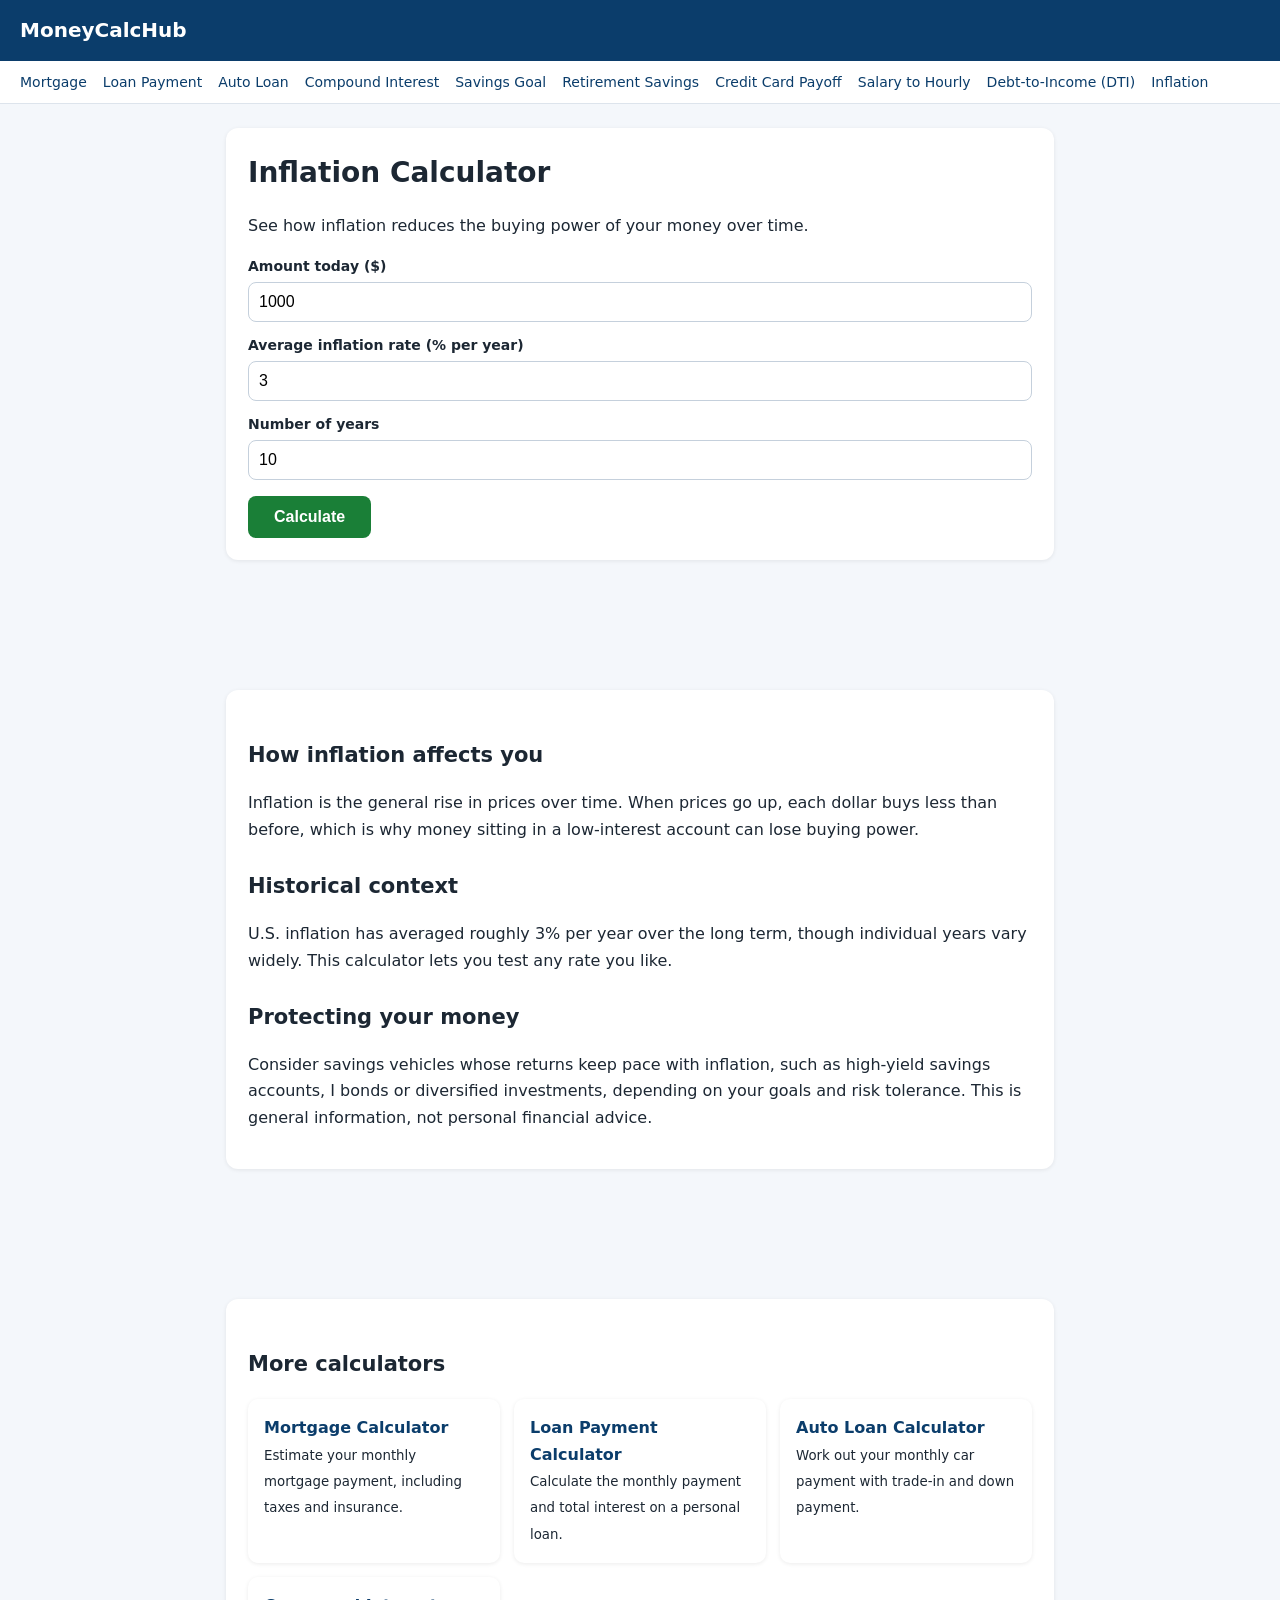
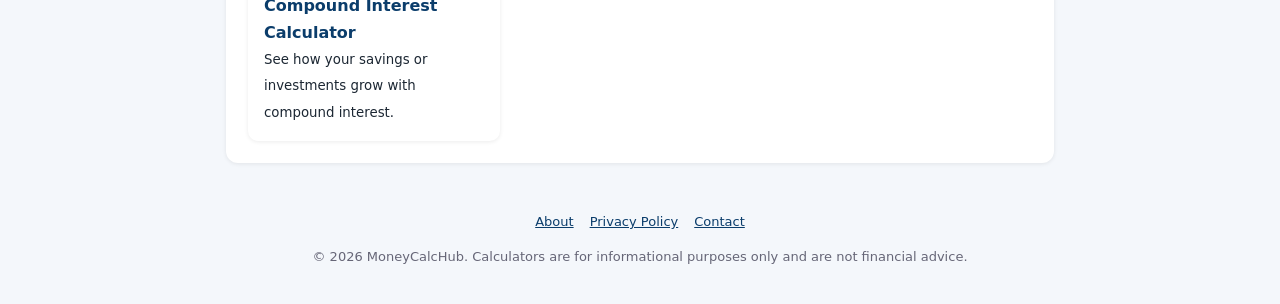
<file: inflation-calculator.html>
<!DOCTYPE html><html lang="en"><head><meta charset="utf-8"><meta name="viewport" content="width=device-width,initial-scale=1">
<title>Inflation Calculator | MoneyCalcHub</title><meta name="description" content="See how inflation reduces the buying power of your money over time."><style>
*{box-sizing:border-box}body{margin:0;font-family:system-ui,-apple-system,Segoe UI,Roboto,sans-serif;background:#f4f7fb;color:#1c2733;line-height:1.65}
header{background:#0b3d6b;color:#fff;padding:14px 20px}header a{color:#fff;text-decoration:none;font-weight:700;font-size:20px}
nav{background:#fff;border-bottom:1px solid #dde4ec;padding:8px 20px;overflow-x:auto;white-space:nowrap}nav a{margin-right:16px;color:#0b3d6b;text-decoration:none;font-size:14px}
main{max-width:860px;margin:24px auto;padding:0 16px}.card{background:#fff;border-radius:12px;padding:22px;box-shadow:0 1px 4px rgba(0,0,0,.08);margin-bottom:22px}
h1{font-size:28px;margin:0 0 8px}h2{font-size:21px;margin-top:26px}label{display:block;font-weight:600;margin:12px 0 4px;font-size:14px}
input{width:100%;padding:10px;border:1px solid #c5d0dc;border-radius:8px;font-size:16px}button{margin-top:16px;background:#1a7f37;color:#fff;border:0;padding:12px 26px;border-radius:8px;font-size:16px;font-weight:700;cursor:pointer}
button:hover{background:#146c2e}#result{margin-top:18px;background:#eef6ff;border-radius:10px;padding:16px;display:none}#result .big{font-size:30px;font-weight:800;color:#0b3d6b}
.ad{min-height:90px;margin:18px 0;text-align:center;color:#999;font-size:12px}.grid{display:grid;grid-template-columns:repeat(auto-fill,minmax(240px,1fr));gap:14px}
.grid a{display:block;background:#fff;padding:16px;border-radius:10px;text-decoration:none;color:#1c2733;box-shadow:0 1px 4px rgba(0,0,0,.08)}.grid a:hover{box-shadow:0 3px 10px rgba(0,0,0,.15)}
.grid b{color:#0b3d6b}footer{text-align:center;padding:24px;color:#667;font-size:13px}footer a{color:#0b3d6b;margin:0 8px}
table{width:100%;border-collapse:collapse;font-size:14px}td,th{padding:6px 8px;border-bottom:1px solid #e3e9f0;text-align:right}th:first-child,td:first-child{text-align:left}
</style>
<!-- ADSTERRA: paste your Social Bar / head script here after approval -->
</head><body>
<header><a href="index.html">MoneyCalcHub</a></header>
<nav><a href="mortgage-calculator.html">Mortgage</a><a href="loan-calculator.html">Loan Payment</a><a href="auto-loan-calculator.html">Auto Loan</a><a href="compound-interest-calculator.html">Compound Interest</a><a href="savings-goal-calculator.html">Savings Goal</a><a href="retirement-calculator.html">Retirement Savings</a><a href="credit-card-payoff-calculator.html">Credit Card Payoff</a><a href="salary-to-hourly-calculator.html">Salary to Hourly</a><a href="debt-to-income-calculator.html">Debt-to-Income (DTI)</a><a href="inflation-calculator.html">Inflation</a></nav>
<main><div class="card"><h1>Inflation Calculator</h1><p>See how inflation reduces the buying power of your money over time.</p><label for="amt">Amount today ($)</label><input type="number" step="any" id="amt" value="1000"><label for="rate">Average inflation rate (% per year)</label><input type="number" step="any" id="rate" value="3"><label for="years">Number of years</label><input type="number" step="any" id="years" value="10"><button onclick="calc()">Calculate</button><div id="result"></div></div><div class="ad"><!-- ADSTERRA: paste banner code here --></div><div class="card"><h2>How inflation affects you</h2><p>Inflation is the general rise in prices over time. When prices go up, each dollar buys less than before, which is why money sitting in a low-interest account can lose buying power.</p>
<h2>Historical context</h2><p>U.S. inflation has averaged roughly 3% per year over the long term, though individual years vary widely. This calculator lets you test any rate you like.</p>
<h2>Protecting your money</h2><p>Consider savings vehicles whose returns keep pace with inflation, such as high-yield savings accounts, I bonds or diversified investments, depending on your goals and risk tolerance. This is general information, not personal financial advice.</p></div><div class="ad"><!-- ADSTERRA: paste banner code here --></div><div class="card"><h2>More calculators</h2><div class="grid"><a href="mortgage-calculator.html"><b>Mortgage Calculator</b><br><small>Estimate your monthly mortgage payment, including taxes and insurance.</small></a><a href="loan-calculator.html"><b>Loan Payment Calculator</b><br><small>Calculate the monthly payment and total interest on a personal loan.</small></a><a href="auto-loan-calculator.html"><b>Auto Loan Calculator</b><br><small>Work out your monthly car payment with trade-in and down payment.</small></a><a href="compound-interest-calculator.html"><b>Compound Interest Calculator</b><br><small>See how your savings or investments grow with compound interest.</small></a></div></div><script>
function fmt(n){return '$'+Number(n).toLocaleString('en-US',{minimumFractionDigits:2,maximumFractionDigits:2});}
function num(id){return parseFloat(document.getElementById(id).value)||0;}
function show(html){var r=document.getElementById('result');r.innerHTML=html;r.style.display='block';r.scrollIntoView({behavior:'smooth',block:'nearest'});}
function pmt(P,rate,n){var r=rate/100/12;if(r===0)return P/n;return P*r/(1-Math.pow(1+r,-n));}
</script><script>function calc(){var v={amt:num("amt"),rate:num("rate"),years:num("years")};var future=v.amt*Math.pow(1+v.rate/100,v.years);var power=v.amt/Math.pow(1+v.rate/100,v.years);
show('<div>Cost of the same items in '+v.years+' years</div><div class="big">'+fmt(future)+'</div><p>Or: '+fmt(v.amt)+' in '+v.years+' years would only buy what '+fmt(power)+' buys today.</p>');}</script></main><footer><a href="about.html">About</a><a href="privacy.html">Privacy Policy</a><a href="contact.html">Contact</a><p>&copy; 2026 MoneyCalcHub. Calculators are for informational purposes only and are not financial advice.</p></footer></body></html>
</file>
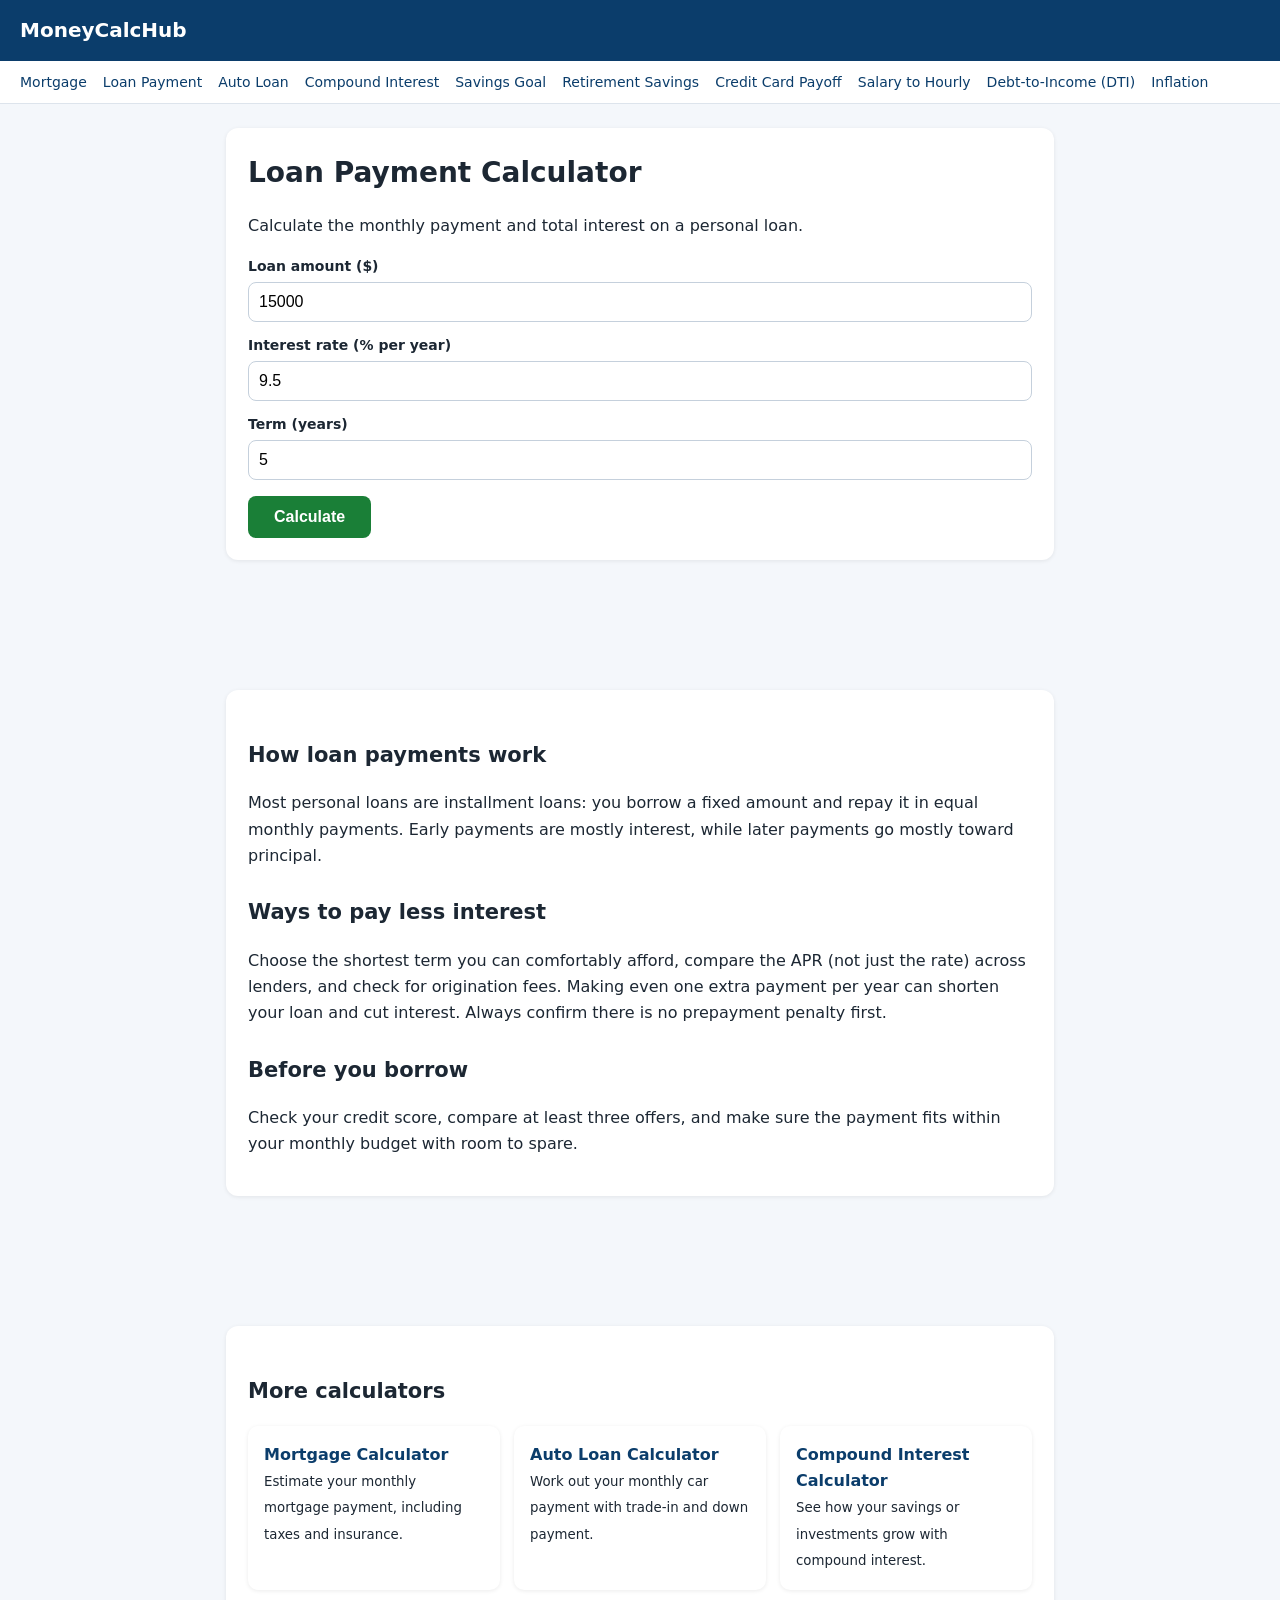
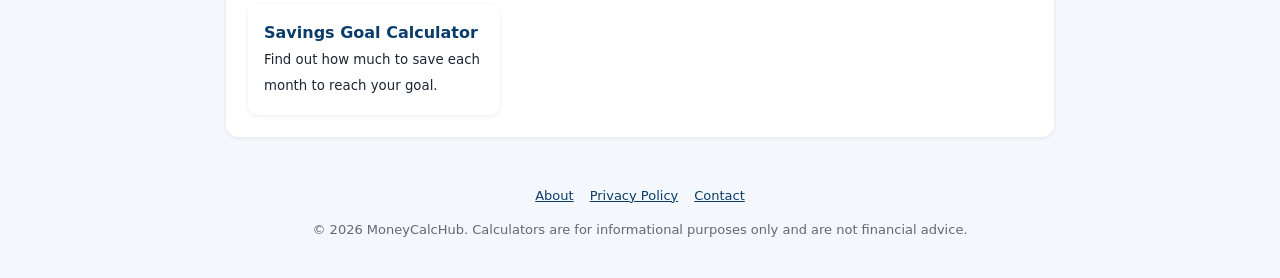
<file: loan-calculator.html>
<!DOCTYPE html><html lang="en"><head><meta charset="utf-8"><meta name="viewport" content="width=device-width,initial-scale=1">
<title>Loan Payment Calculator | MoneyCalcHub</title><meta name="description" content="Calculate the monthly payment and total interest on a personal loan."><style>
*{box-sizing:border-box}body{margin:0;font-family:system-ui,-apple-system,Segoe UI,Roboto,sans-serif;background:#f4f7fb;color:#1c2733;line-height:1.65}
header{background:#0b3d6b;color:#fff;padding:14px 20px}header a{color:#fff;text-decoration:none;font-weight:700;font-size:20px}
nav{background:#fff;border-bottom:1px solid #dde4ec;padding:8px 20px;overflow-x:auto;white-space:nowrap}nav a{margin-right:16px;color:#0b3d6b;text-decoration:none;font-size:14px}
main{max-width:860px;margin:24px auto;padding:0 16px}.card{background:#fff;border-radius:12px;padding:22px;box-shadow:0 1px 4px rgba(0,0,0,.08);margin-bottom:22px}
h1{font-size:28px;margin:0 0 8px}h2{font-size:21px;margin-top:26px}label{display:block;font-weight:600;margin:12px 0 4px;font-size:14px}
input{width:100%;padding:10px;border:1px solid #c5d0dc;border-radius:8px;font-size:16px}button{margin-top:16px;background:#1a7f37;color:#fff;border:0;padding:12px 26px;border-radius:8px;font-size:16px;font-weight:700;cursor:pointer}
button:hover{background:#146c2e}#result{margin-top:18px;background:#eef6ff;border-radius:10px;padding:16px;display:none}#result .big{font-size:30px;font-weight:800;color:#0b3d6b}
.ad{min-height:90px;margin:18px 0;text-align:center;color:#999;font-size:12px}.grid{display:grid;grid-template-columns:repeat(auto-fill,minmax(240px,1fr));gap:14px}
.grid a{display:block;background:#fff;padding:16px;border-radius:10px;text-decoration:none;color:#1c2733;box-shadow:0 1px 4px rgba(0,0,0,.08)}.grid a:hover{box-shadow:0 3px 10px rgba(0,0,0,.15)}
.grid b{color:#0b3d6b}footer{text-align:center;padding:24px;color:#667;font-size:13px}footer a{color:#0b3d6b;margin:0 8px}
table{width:100%;border-collapse:collapse;font-size:14px}td,th{padding:6px 8px;border-bottom:1px solid #e3e9f0;text-align:right}th:first-child,td:first-child{text-align:left}
</style>
<!-- ADSTERRA: paste your Social Bar / head script here after approval -->
</head><body>
<header><a href="index.html">MoneyCalcHub</a></header>
<nav><a href="mortgage-calculator.html">Mortgage</a><a href="loan-calculator.html">Loan Payment</a><a href="auto-loan-calculator.html">Auto Loan</a><a href="compound-interest-calculator.html">Compound Interest</a><a href="savings-goal-calculator.html">Savings Goal</a><a href="retirement-calculator.html">Retirement Savings</a><a href="credit-card-payoff-calculator.html">Credit Card Payoff</a><a href="salary-to-hourly-calculator.html">Salary to Hourly</a><a href="debt-to-income-calculator.html">Debt-to-Income (DTI)</a><a href="inflation-calculator.html">Inflation</a></nav>
<main><div class="card"><h1>Loan Payment Calculator</h1><p>Calculate the monthly payment and total interest on a personal loan.</p><label for="amt">Loan amount ($)</label><input type="number" step="any" id="amt" value="15000"><label for="rate">Interest rate (% per year)</label><input type="number" step="any" id="rate" value="9.5"><label for="years">Term (years)</label><input type="number" step="any" id="years" value="5"><button onclick="calc()">Calculate</button><div id="result"></div></div><div class="ad"><!-- ADSTERRA: paste banner code here --></div><div class="card"><h2>How loan payments work</h2><p>Most personal loans are installment loans: you borrow a fixed amount and repay it in equal monthly payments. Early payments are mostly interest, while later payments go mostly toward principal.</p>
<h2>Ways to pay less interest</h2><p>Choose the shortest term you can comfortably afford, compare the APR (not just the rate) across lenders, and check for origination fees. Making even one extra payment per year can shorten your loan and cut interest. Always confirm there is no prepayment penalty first.</p>
<h2>Before you borrow</h2><p>Check your credit score, compare at least three offers, and make sure the payment fits within your monthly budget with room to spare.</p></div><div class="ad"><!-- ADSTERRA: paste banner code here --></div><div class="card"><h2>More calculators</h2><div class="grid"><a href="mortgage-calculator.html"><b>Mortgage Calculator</b><br><small>Estimate your monthly mortgage payment, including taxes and insurance.</small></a><a href="auto-loan-calculator.html"><b>Auto Loan Calculator</b><br><small>Work out your monthly car payment with trade-in and down payment.</small></a><a href="compound-interest-calculator.html"><b>Compound Interest Calculator</b><br><small>See how your savings or investments grow with compound interest.</small></a><a href="savings-goal-calculator.html"><b>Savings Goal Calculator</b><br><small>Find out how much to save each month to reach your goal.</small></a></div></div><script>
function fmt(n){return '$'+Number(n).toLocaleString('en-US',{minimumFractionDigits:2,maximumFractionDigits:2});}
function num(id){return parseFloat(document.getElementById(id).value)||0;}
function show(html){var r=document.getElementById('result');r.innerHTML=html;r.style.display='block';r.scrollIntoView({behavior:'smooth',block:'nearest'});}
function pmt(P,rate,n){var r=rate/100/12;if(r===0)return P/n;return P*r/(1-Math.pow(1+r,-n));}
</script><script>function calc(){var v={amt:num("amt"),rate:num("rate"),years:num("years")};var n=v.years*12;var m=pmt(v.amt,v.rate,n);
show('<div>Monthly payment</div><div class="big">'+fmt(m)+'</div><p>Total paid: '+fmt(m*n)+'<br>Total interest: '+fmt(m*n-v.amt)+'</p>');}</script></main><footer><a href="about.html">About</a><a href="privacy.html">Privacy Policy</a><a href="contact.html">Contact</a><p>&copy; 2026 MoneyCalcHub. Calculators are for informational purposes only and are not financial advice.</p></footer></body></html>
</file>
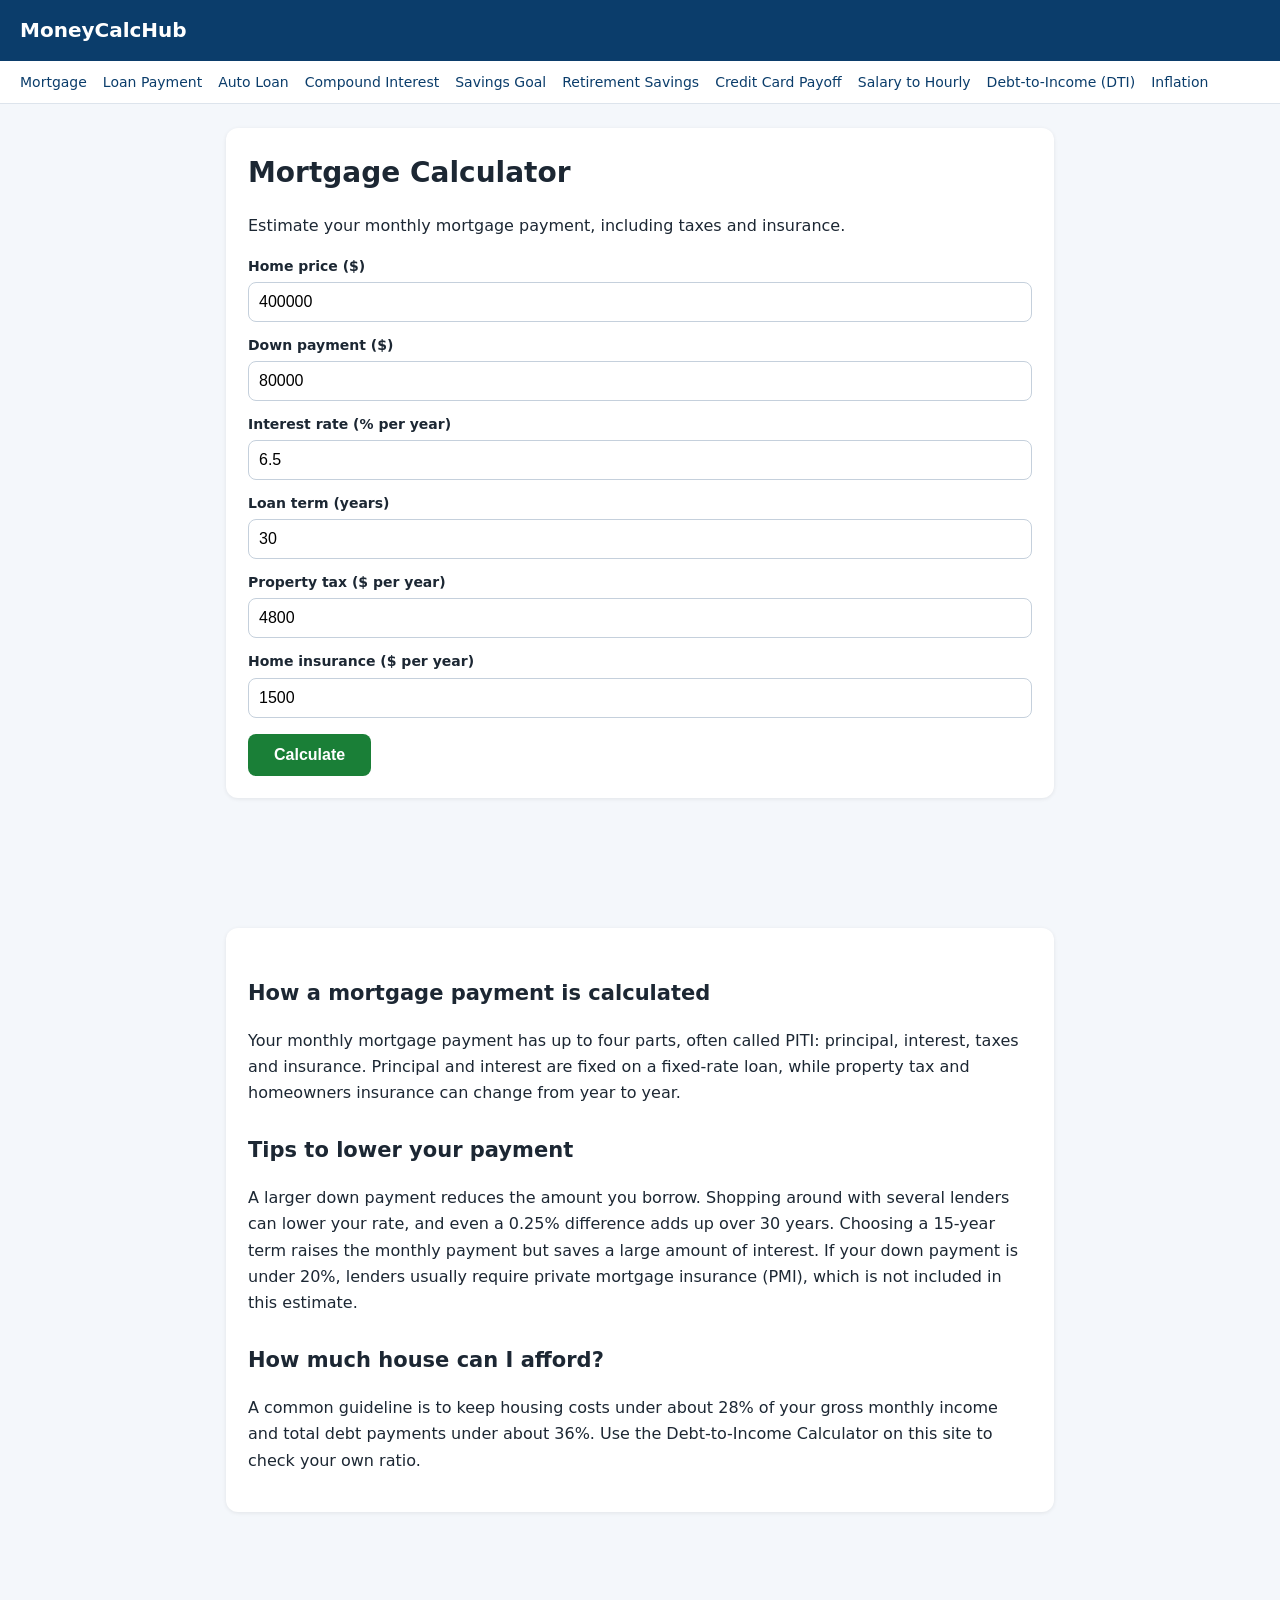
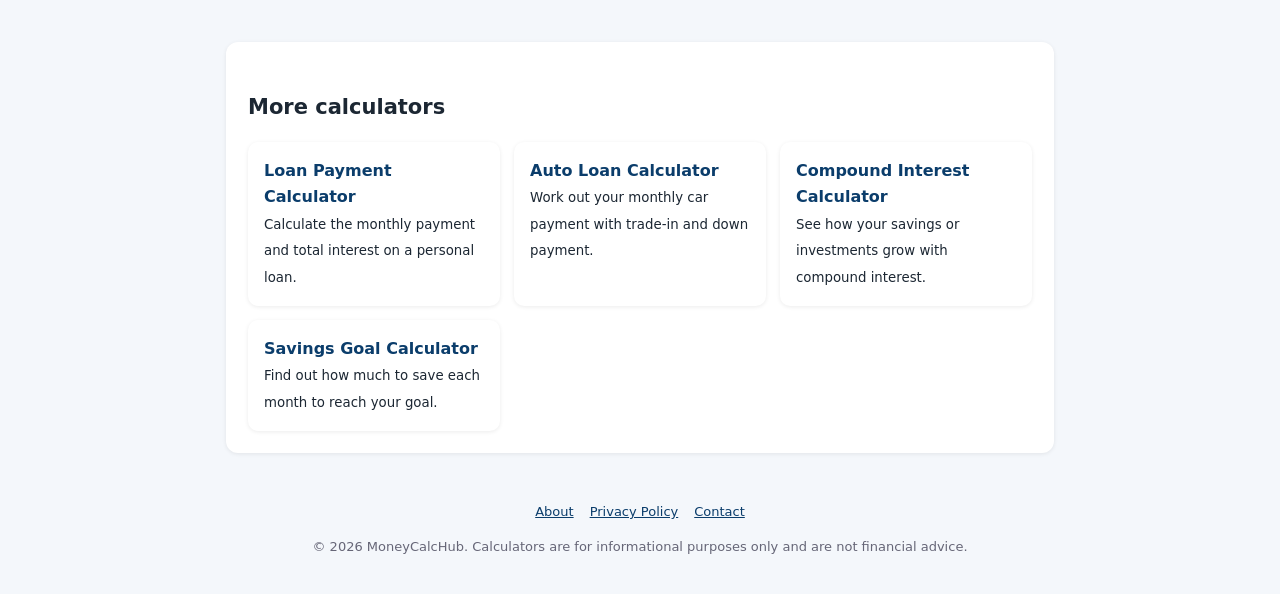
<file: mortgage-calculator.html>
<!DOCTYPE html><html lang="en"><head><meta charset="utf-8"><meta name="viewport" content="width=device-width,initial-scale=1">
<title>Mortgage Calculator | MoneyCalcHub</title><meta name="description" content="Estimate your monthly mortgage payment, including taxes and insurance."><style>
*{box-sizing:border-box}body{margin:0;font-family:system-ui,-apple-system,Segoe UI,Roboto,sans-serif;background:#f4f7fb;color:#1c2733;line-height:1.65}
header{background:#0b3d6b;color:#fff;padding:14px 20px}header a{color:#fff;text-decoration:none;font-weight:700;font-size:20px}
nav{background:#fff;border-bottom:1px solid #dde4ec;padding:8px 20px;overflow-x:auto;white-space:nowrap}nav a{margin-right:16px;color:#0b3d6b;text-decoration:none;font-size:14px}
main{max-width:860px;margin:24px auto;padding:0 16px}.card{background:#fff;border-radius:12px;padding:22px;box-shadow:0 1px 4px rgba(0,0,0,.08);margin-bottom:22px}
h1{font-size:28px;margin:0 0 8px}h2{font-size:21px;margin-top:26px}label{display:block;font-weight:600;margin:12px 0 4px;font-size:14px}
input{width:100%;padding:10px;border:1px solid #c5d0dc;border-radius:8px;font-size:16px}button{margin-top:16px;background:#1a7f37;color:#fff;border:0;padding:12px 26px;border-radius:8px;font-size:16px;font-weight:700;cursor:pointer}
button:hover{background:#146c2e}#result{margin-top:18px;background:#eef6ff;border-radius:10px;padding:16px;display:none}#result .big{font-size:30px;font-weight:800;color:#0b3d6b}
.ad{min-height:90px;margin:18px 0;text-align:center;color:#999;font-size:12px}.grid{display:grid;grid-template-columns:repeat(auto-fill,minmax(240px,1fr));gap:14px}
.grid a{display:block;background:#fff;padding:16px;border-radius:10px;text-decoration:none;color:#1c2733;box-shadow:0 1px 4px rgba(0,0,0,.08)}.grid a:hover{box-shadow:0 3px 10px rgba(0,0,0,.15)}
.grid b{color:#0b3d6b}footer{text-align:center;padding:24px;color:#667;font-size:13px}footer a{color:#0b3d6b;margin:0 8px}
table{width:100%;border-collapse:collapse;font-size:14px}td,th{padding:6px 8px;border-bottom:1px solid #e3e9f0;text-align:right}th:first-child,td:first-child{text-align:left}
</style>
<!-- ADSTERRA: paste your Social Bar / head script here after approval -->
</head><body>
<header><a href="index.html">MoneyCalcHub</a></header>
<nav><a href="mortgage-calculator.html">Mortgage</a><a href="loan-calculator.html">Loan Payment</a><a href="auto-loan-calculator.html">Auto Loan</a><a href="compound-interest-calculator.html">Compound Interest</a><a href="savings-goal-calculator.html">Savings Goal</a><a href="retirement-calculator.html">Retirement Savings</a><a href="credit-card-payoff-calculator.html">Credit Card Payoff</a><a href="salary-to-hourly-calculator.html">Salary to Hourly</a><a href="debt-to-income-calculator.html">Debt-to-Income (DTI)</a><a href="inflation-calculator.html">Inflation</a></nav>
<main><div class="card"><h1>Mortgage Calculator</h1><p>Estimate your monthly mortgage payment, including taxes and insurance.</p><label for="price">Home price ($)</label><input type="number" step="any" id="price" value="400000"><label for="down">Down payment ($)</label><input type="number" step="any" id="down" value="80000"><label for="rate">Interest rate (% per year)</label><input type="number" step="any" id="rate" value="6.5"><label for="years">Loan term (years)</label><input type="number" step="any" id="years" value="30"><label for="tax">Property tax ($ per year)</label><input type="number" step="any" id="tax" value="4800"><label for="ins">Home insurance ($ per year)</label><input type="number" step="any" id="ins" value="1500"><button onclick="calc()">Calculate</button><div id="result"></div></div><div class="ad"><!-- ADSTERRA: paste banner code here --></div><div class="card"><h2>How a mortgage payment is calculated</h2><p>Your monthly mortgage payment has up to four parts, often called PITI: principal, interest, taxes and insurance. Principal and interest are fixed on a fixed-rate loan, while property tax and homeowners insurance can change from year to year.</p>
<h2>Tips to lower your payment</h2><p>A larger down payment reduces the amount you borrow. Shopping around with several lenders can lower your rate, and even a 0.25% difference adds up over 30 years. Choosing a 15-year term raises the monthly payment but saves a large amount of interest. If your down payment is under 20%, lenders usually require private mortgage insurance (PMI), which is not included in this estimate.</p>
<h2>How much house can I afford?</h2><p>A common guideline is to keep housing costs under about 28% of your gross monthly income and total debt payments under about 36%. Use the Debt-to-Income Calculator on this site to check your own ratio.</p></div><div class="ad"><!-- ADSTERRA: paste banner code here --></div><div class="card"><h2>More calculators</h2><div class="grid"><a href="loan-calculator.html"><b>Loan Payment Calculator</b><br><small>Calculate the monthly payment and total interest on a personal loan.</small></a><a href="auto-loan-calculator.html"><b>Auto Loan Calculator</b><br><small>Work out your monthly car payment with trade-in and down payment.</small></a><a href="compound-interest-calculator.html"><b>Compound Interest Calculator</b><br><small>See how your savings or investments grow with compound interest.</small></a><a href="savings-goal-calculator.html"><b>Savings Goal Calculator</b><br><small>Find out how much to save each month to reach your goal.</small></a></div></div><script>
function fmt(n){return '$'+Number(n).toLocaleString('en-US',{minimumFractionDigits:2,maximumFractionDigits:2});}
function num(id){return parseFloat(document.getElementById(id).value)||0;}
function show(html){var r=document.getElementById('result');r.innerHTML=html;r.style.display='block';r.scrollIntoView({behavior:'smooth',block:'nearest'});}
function pmt(P,rate,n){var r=rate/100/12;if(r===0)return P/n;return P*r/(1-Math.pow(1+r,-n));}
</script><script>function calc(){var v={price:num("price"),down:num("down"),rate:num("rate"),years:num("years"),tax:num("tax"),ins:num("ins")};var P=v.price-v.down;if(P<=0){show('Down payment must be less than the home price.');return;}
var n=v.years*12;var m=pmt(P,v.rate,n);var extra=(v.tax+v.ins)/12;var total=m*n;
show('<div>Estimated monthly payment</div><div class="big">'+fmt(m+extra)+'</div><p>Principal &amp; interest: '+fmt(m)+'<br>Taxes &amp; insurance: '+fmt(extra)+'<br>Loan amount: '+fmt(P)+'<br>Total interest over the loan: '+fmt(total-P)+'</p>');}</script></main><footer><a href="about.html">About</a><a href="privacy.html">Privacy Policy</a><a href="contact.html">Contact</a><p>&copy; 2026 MoneyCalcHub. Calculators are for informational purposes only and are not financial advice.</p></footer></body></html>
</file>
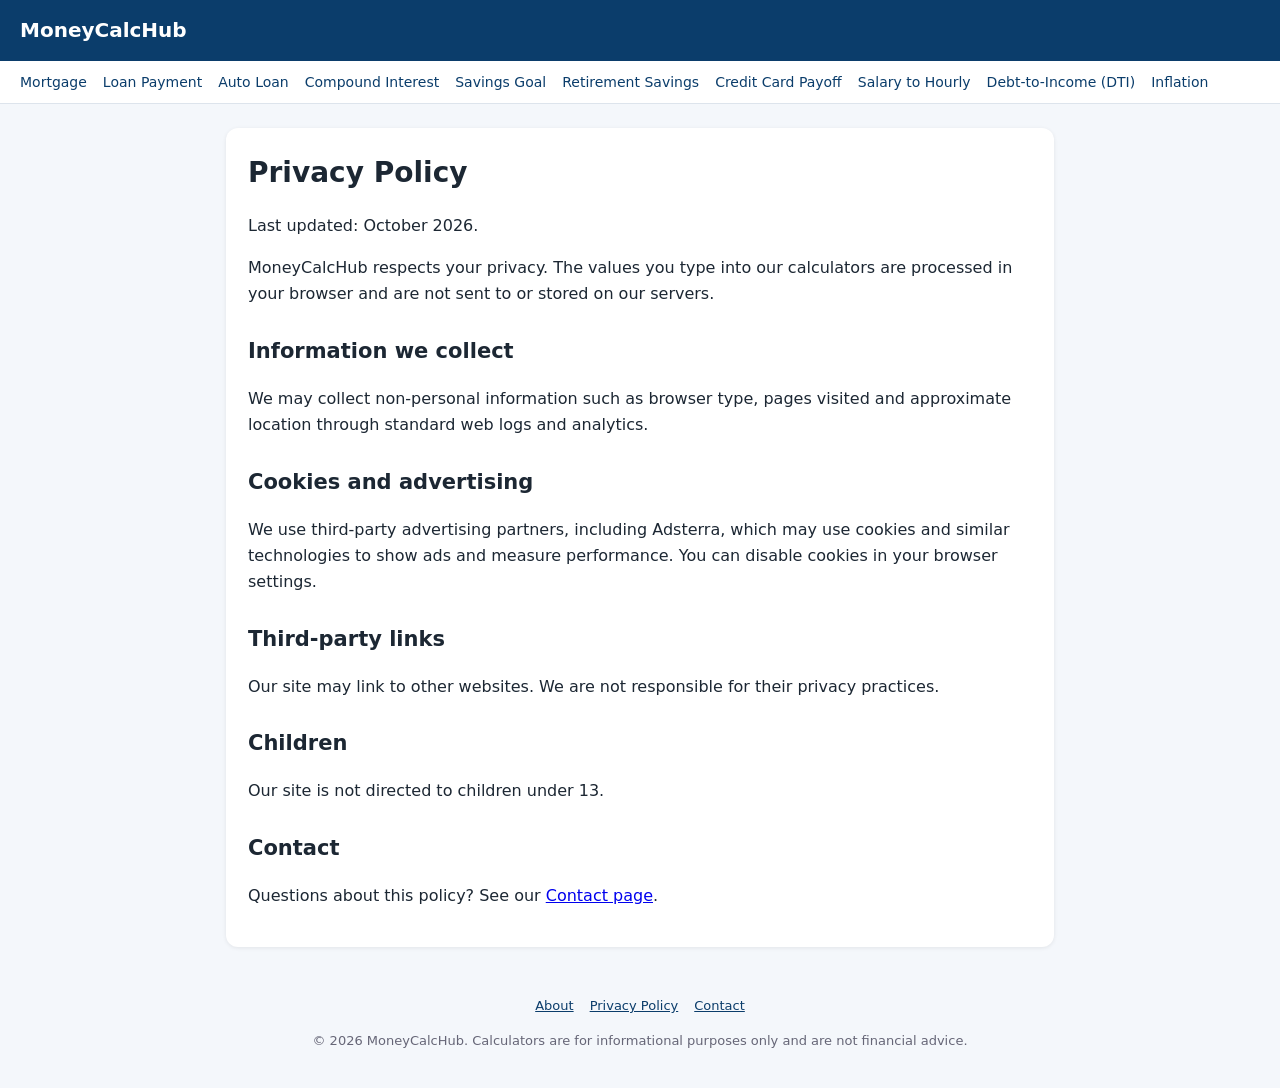
<file: privacy.html>
<!DOCTYPE html><html lang="en"><head><meta charset="utf-8"><meta name="viewport" content="width=device-width,initial-scale=1">
<title>Privacy Policy | MoneyCalcHub</title><meta name="description" content="Privacy Policy"><style>
*{box-sizing:border-box}body{margin:0;font-family:system-ui,-apple-system,Segoe UI,Roboto,sans-serif;background:#f4f7fb;color:#1c2733;line-height:1.65}
header{background:#0b3d6b;color:#fff;padding:14px 20px}header a{color:#fff;text-decoration:none;font-weight:700;font-size:20px}
nav{background:#fff;border-bottom:1px solid #dde4ec;padding:8px 20px;overflow-x:auto;white-space:nowrap}nav a{margin-right:16px;color:#0b3d6b;text-decoration:none;font-size:14px}
main{max-width:860px;margin:24px auto;padding:0 16px}.card{background:#fff;border-radius:12px;padding:22px;box-shadow:0 1px 4px rgba(0,0,0,.08);margin-bottom:22px}
h1{font-size:28px;margin:0 0 8px}h2{font-size:21px;margin-top:26px}label{display:block;font-weight:600;margin:12px 0 4px;font-size:14px}
input{width:100%;padding:10px;border:1px solid #c5d0dc;border-radius:8px;font-size:16px}button{margin-top:16px;background:#1a7f37;color:#fff;border:0;padding:12px 26px;border-radius:8px;font-size:16px;font-weight:700;cursor:pointer}
button:hover{background:#146c2e}#result{margin-top:18px;background:#eef6ff;border-radius:10px;padding:16px;display:none}#result .big{font-size:30px;font-weight:800;color:#0b3d6b}
.ad{min-height:90px;margin:18px 0;text-align:center;color:#999;font-size:12px}.grid{display:grid;grid-template-columns:repeat(auto-fill,minmax(240px,1fr));gap:14px}
.grid a{display:block;background:#fff;padding:16px;border-radius:10px;text-decoration:none;color:#1c2733;box-shadow:0 1px 4px rgba(0,0,0,.08)}.grid a:hover{box-shadow:0 3px 10px rgba(0,0,0,.15)}
.grid b{color:#0b3d6b}footer{text-align:center;padding:24px;color:#667;font-size:13px}footer a{color:#0b3d6b;margin:0 8px}
table{width:100%;border-collapse:collapse;font-size:14px}td,th{padding:6px 8px;border-bottom:1px solid #e3e9f0;text-align:right}th:first-child,td:first-child{text-align:left}
</style>
<!-- ADSTERRA: paste your Social Bar / head script here after approval -->
</head><body>
<header><a href="index.html">MoneyCalcHub</a></header>
<nav><a href="mortgage-calculator.html">Mortgage</a><a href="loan-calculator.html">Loan Payment</a><a href="auto-loan-calculator.html">Auto Loan</a><a href="compound-interest-calculator.html">Compound Interest</a><a href="savings-goal-calculator.html">Savings Goal</a><a href="retirement-calculator.html">Retirement Savings</a><a href="credit-card-payoff-calculator.html">Credit Card Payoff</a><a href="salary-to-hourly-calculator.html">Salary to Hourly</a><a href="debt-to-income-calculator.html">Debt-to-Income (DTI)</a><a href="inflation-calculator.html">Inflation</a></nav>
<main><div class="card"><h1>Privacy Policy</h1><p>Last updated: October 2026.</p><p>MoneyCalcHub respects your privacy. The values you type into our calculators are processed in your browser and are not sent to or stored on our servers.</p>
<h2>Information we collect</h2><p>We may collect non-personal information such as browser type, pages visited and approximate location through standard web logs and analytics.</p>
<h2>Cookies and advertising</h2><p>We use third-party advertising partners, including Adsterra, which may use cookies and similar technologies to show ads and measure performance. You can disable cookies in your browser settings.</p>
<h2>Third-party links</h2><p>Our site may link to other websites. We are not responsible for their privacy practices.</p>
<h2>Children</h2><p>Our site is not directed to children under 13.</p>
<h2>Contact</h2><p>Questions about this policy? See our <a href="contact.html">Contact page</a>.</p></div></main><footer><a href="about.html">About</a><a href="privacy.html">Privacy Policy</a><a href="contact.html">Contact</a><p>&copy; 2026 MoneyCalcHub. Calculators are for informational purposes only and are not financial advice.</p></footer></body></html>
</file>
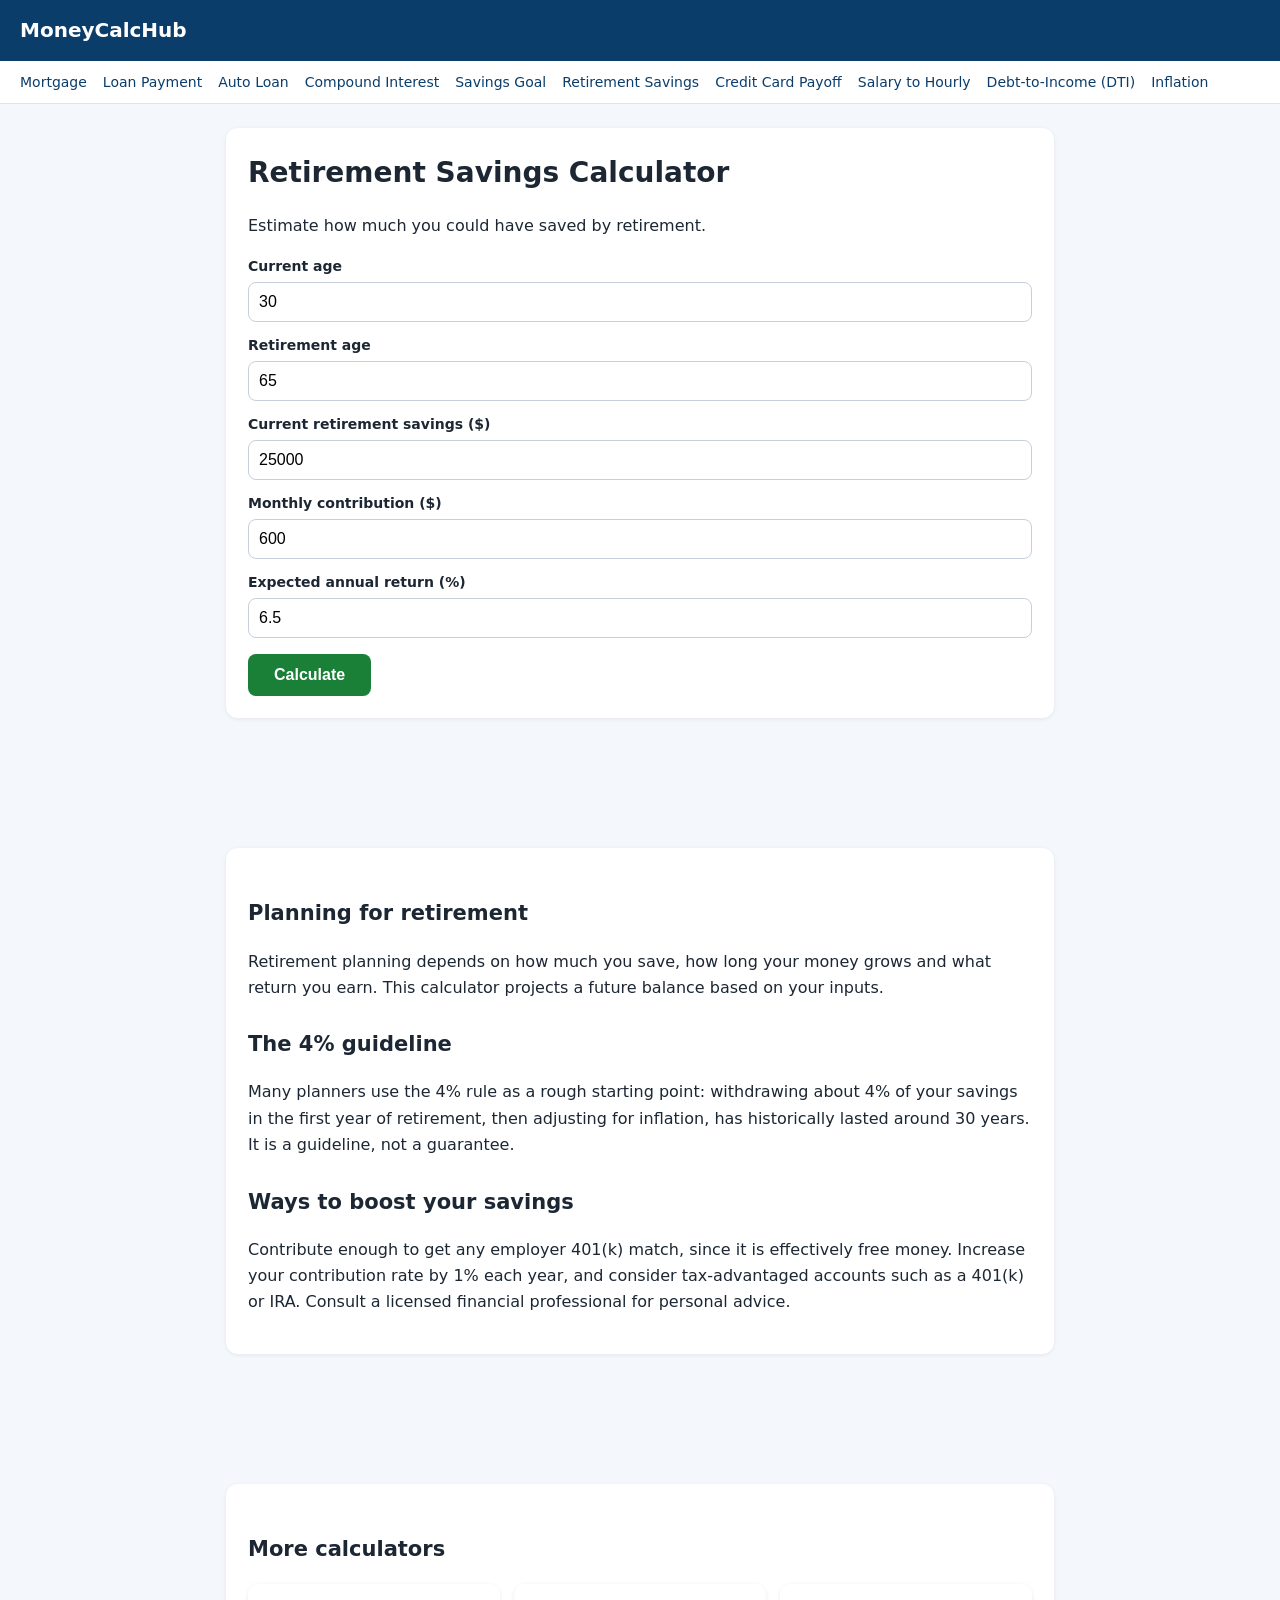
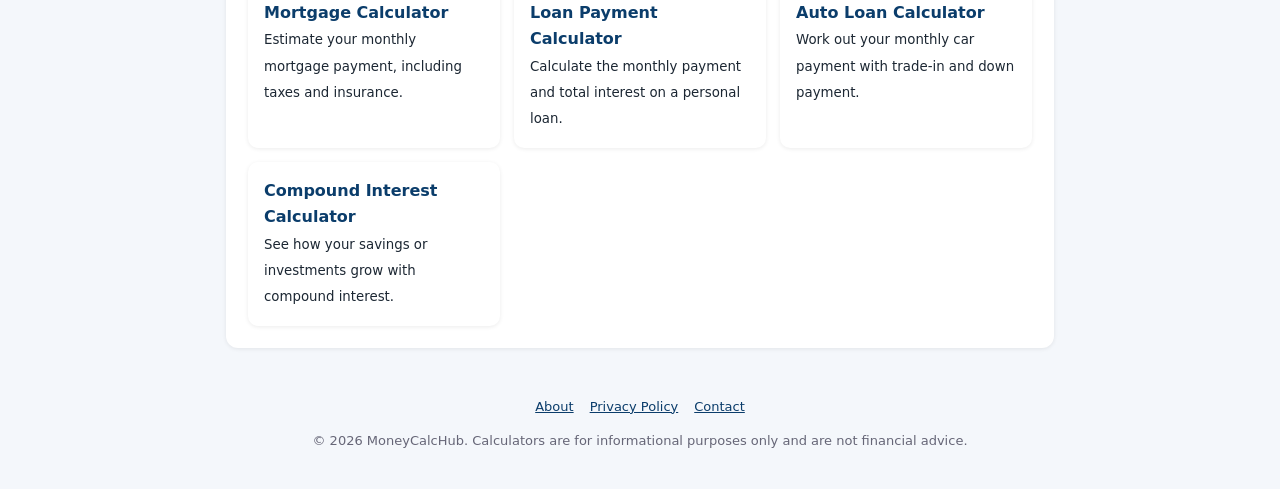
<file: retirement-calculator.html>
<!DOCTYPE html><html lang="en"><head><meta charset="utf-8"><meta name="viewport" content="width=device-width,initial-scale=1">
<title>Retirement Savings Calculator | MoneyCalcHub</title><meta name="description" content="Estimate how much you could have saved by retirement."><style>
*{box-sizing:border-box}body{margin:0;font-family:system-ui,-apple-system,Segoe UI,Roboto,sans-serif;background:#f4f7fb;color:#1c2733;line-height:1.65}
header{background:#0b3d6b;color:#fff;padding:14px 20px}header a{color:#fff;text-decoration:none;font-weight:700;font-size:20px}
nav{background:#fff;border-bottom:1px solid #dde4ec;padding:8px 20px;overflow-x:auto;white-space:nowrap}nav a{margin-right:16px;color:#0b3d6b;text-decoration:none;font-size:14px}
main{max-width:860px;margin:24px auto;padding:0 16px}.card{background:#fff;border-radius:12px;padding:22px;box-shadow:0 1px 4px rgba(0,0,0,.08);margin-bottom:22px}
h1{font-size:28px;margin:0 0 8px}h2{font-size:21px;margin-top:26px}label{display:block;font-weight:600;margin:12px 0 4px;font-size:14px}
input{width:100%;padding:10px;border:1px solid #c5d0dc;border-radius:8px;font-size:16px}button{margin-top:16px;background:#1a7f37;color:#fff;border:0;padding:12px 26px;border-radius:8px;font-size:16px;font-weight:700;cursor:pointer}
button:hover{background:#146c2e}#result{margin-top:18px;background:#eef6ff;border-radius:10px;padding:16px;display:none}#result .big{font-size:30px;font-weight:800;color:#0b3d6b}
.ad{min-height:90px;margin:18px 0;text-align:center;color:#999;font-size:12px}.grid{display:grid;grid-template-columns:repeat(auto-fill,minmax(240px,1fr));gap:14px}
.grid a{display:block;background:#fff;padding:16px;border-radius:10px;text-decoration:none;color:#1c2733;box-shadow:0 1px 4px rgba(0,0,0,.08)}.grid a:hover{box-shadow:0 3px 10px rgba(0,0,0,.15)}
.grid b{color:#0b3d6b}footer{text-align:center;padding:24px;color:#667;font-size:13px}footer a{color:#0b3d6b;margin:0 8px}
table{width:100%;border-collapse:collapse;font-size:14px}td,th{padding:6px 8px;border-bottom:1px solid #e3e9f0;text-align:right}th:first-child,td:first-child{text-align:left}
</style>
<!-- ADSTERRA: paste your Social Bar / head script here after approval -->
</head><body>
<header><a href="index.html">MoneyCalcHub</a></header>
<nav><a href="mortgage-calculator.html">Mortgage</a><a href="loan-calculator.html">Loan Payment</a><a href="auto-loan-calculator.html">Auto Loan</a><a href="compound-interest-calculator.html">Compound Interest</a><a href="savings-goal-calculator.html">Savings Goal</a><a href="retirement-calculator.html">Retirement Savings</a><a href="credit-card-payoff-calculator.html">Credit Card Payoff</a><a href="salary-to-hourly-calculator.html">Salary to Hourly</a><a href="debt-to-income-calculator.html">Debt-to-Income (DTI)</a><a href="inflation-calculator.html">Inflation</a></nav>
<main><div class="card"><h1>Retirement Savings Calculator</h1><p>Estimate how much you could have saved by retirement.</p><label for="age">Current age</label><input type="number" step="any" id="age" value="30"><label for="ret">Retirement age</label><input type="number" step="any" id="ret" value="65"><label for="bal">Current retirement savings ($)</label><input type="number" step="any" id="bal" value="25000"><label for="monthly">Monthly contribution ($)</label><input type="number" step="any" id="monthly" value="600"><label for="rate">Expected annual return (%)</label><input type="number" step="any" id="rate" value="6.5"><button onclick="calc()">Calculate</button><div id="result"></div></div><div class="ad"><!-- ADSTERRA: paste banner code here --></div><div class="card"><h2>Planning for retirement</h2><p>Retirement planning depends on how much you save, how long your money grows and what return you earn. This calculator projects a future balance based on your inputs.</p>
<h2>The 4% guideline</h2><p>Many planners use the 4% rule as a rough starting point: withdrawing about 4% of your savings in the first year of retirement, then adjusting for inflation, has historically lasted around 30 years. It is a guideline, not a guarantee.</p>
<h2>Ways to boost your savings</h2><p>Contribute enough to get any employer 401(k) match, since it is effectively free money. Increase your contribution rate by 1% each year, and consider tax-advantaged accounts such as a 401(k) or IRA. Consult a licensed financial professional for personal advice.</p></div><div class="ad"><!-- ADSTERRA: paste banner code here --></div><div class="card"><h2>More calculators</h2><div class="grid"><a href="mortgage-calculator.html"><b>Mortgage Calculator</b><br><small>Estimate your monthly mortgage payment, including taxes and insurance.</small></a><a href="loan-calculator.html"><b>Loan Payment Calculator</b><br><small>Calculate the monthly payment and total interest on a personal loan.</small></a><a href="auto-loan-calculator.html"><b>Auto Loan Calculator</b><br><small>Work out your monthly car payment with trade-in and down payment.</small></a><a href="compound-interest-calculator.html"><b>Compound Interest Calculator</b><br><small>See how your savings or investments grow with compound interest.</small></a></div></div><script>
function fmt(n){return '$'+Number(n).toLocaleString('en-US',{minimumFractionDigits:2,maximumFractionDigits:2});}
function num(id){return parseFloat(document.getElementById(id).value)||0;}
function show(html){var r=document.getElementById('result');r.innerHTML=html;r.style.display='block';r.scrollIntoView({behavior:'smooth',block:'nearest'});}
function pmt(P,rate,n){var r=rate/100/12;if(r===0)return P/n;return P*r/(1-Math.pow(1+r,-n));}
</script><script>function calc(){var v={age:num("age"),ret:num("ret"),bal:num("bal"),monthly:num("monthly"),rate:num("rate")};var yrs=v.ret-v.age;if(yrs<=0){show('Retirement age must be higher than your current age.');return;}
var bal=v.bal,r=v.rate/100/12;for(var i=0;i<yrs*12;i++){bal=bal*(1+r)+v.monthly;}
var income=bal*0.04/12;
show('<div>Projected balance at '+v.ret+'</div><div class="big">'+fmt(bal)+'</div><p>Using the common 4% guideline, that could support about '+fmt(income)+' per month (before taxes).</p><p style="font-size:13px;color:#556">Estimate only. Not financial advice. Inflation and market returns will change real results.</p>');}</script></main><footer><a href="about.html">About</a><a href="privacy.html">Privacy Policy</a><a href="contact.html">Contact</a><p>&copy; 2026 MoneyCalcHub. Calculators are for informational purposes only and are not financial advice.</p></footer></body></html>
</file>
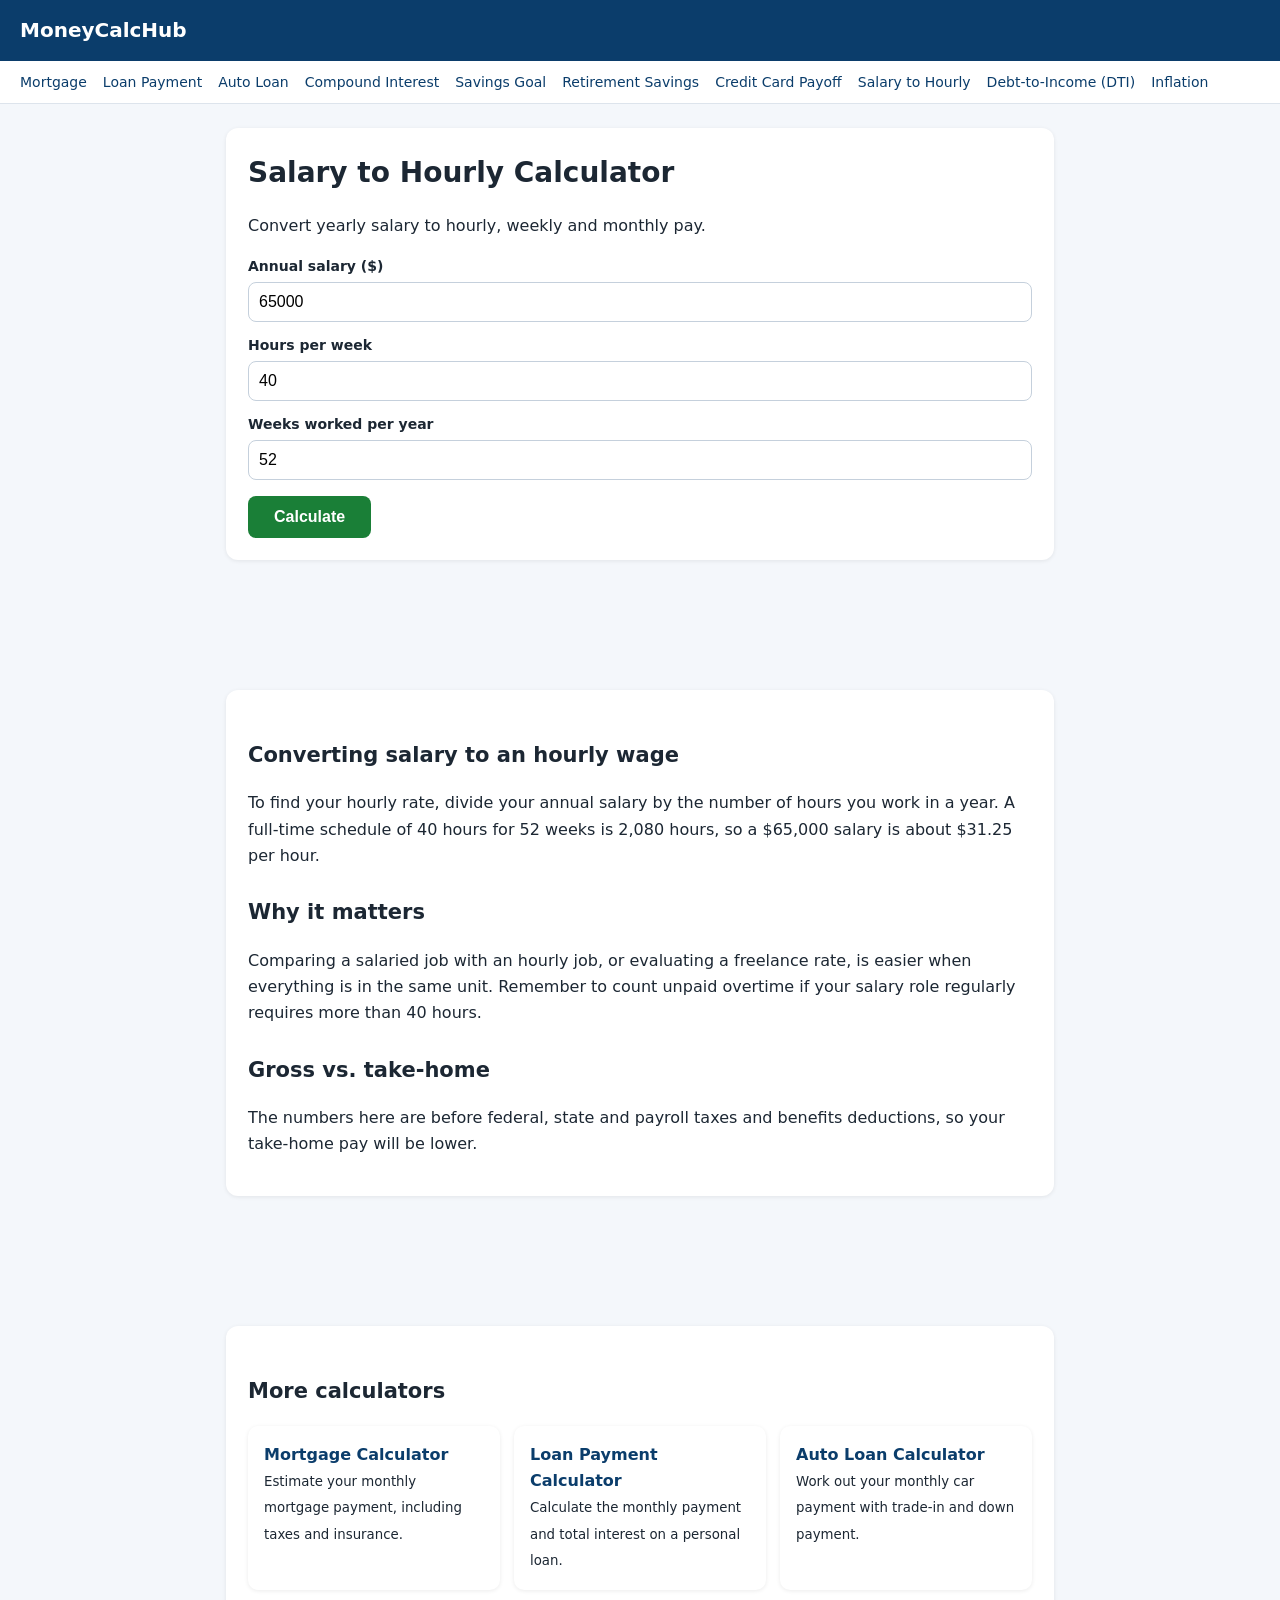
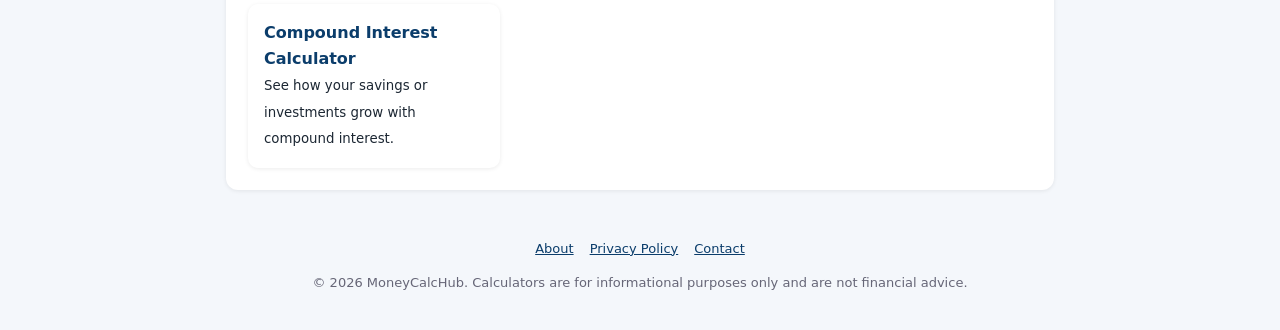
<file: salary-to-hourly-calculator.html>
<!DOCTYPE html><html lang="en"><head><meta charset="utf-8"><meta name="viewport" content="width=device-width,initial-scale=1">
<title>Salary to Hourly Calculator | MoneyCalcHub</title><meta name="description" content="Convert yearly salary to hourly, weekly and monthly pay."><style>
*{box-sizing:border-box}body{margin:0;font-family:system-ui,-apple-system,Segoe UI,Roboto,sans-serif;background:#f4f7fb;color:#1c2733;line-height:1.65}
header{background:#0b3d6b;color:#fff;padding:14px 20px}header a{color:#fff;text-decoration:none;font-weight:700;font-size:20px}
nav{background:#fff;border-bottom:1px solid #dde4ec;padding:8px 20px;overflow-x:auto;white-space:nowrap}nav a{margin-right:16px;color:#0b3d6b;text-decoration:none;font-size:14px}
main{max-width:860px;margin:24px auto;padding:0 16px}.card{background:#fff;border-radius:12px;padding:22px;box-shadow:0 1px 4px rgba(0,0,0,.08);margin-bottom:22px}
h1{font-size:28px;margin:0 0 8px}h2{font-size:21px;margin-top:26px}label{display:block;font-weight:600;margin:12px 0 4px;font-size:14px}
input{width:100%;padding:10px;border:1px solid #c5d0dc;border-radius:8px;font-size:16px}button{margin-top:16px;background:#1a7f37;color:#fff;border:0;padding:12px 26px;border-radius:8px;font-size:16px;font-weight:700;cursor:pointer}
button:hover{background:#146c2e}#result{margin-top:18px;background:#eef6ff;border-radius:10px;padding:16px;display:none}#result .big{font-size:30px;font-weight:800;color:#0b3d6b}
.ad{min-height:90px;margin:18px 0;text-align:center;color:#999;font-size:12px}.grid{display:grid;grid-template-columns:repeat(auto-fill,minmax(240px,1fr));gap:14px}
.grid a{display:block;background:#fff;padding:16px;border-radius:10px;text-decoration:none;color:#1c2733;box-shadow:0 1px 4px rgba(0,0,0,.08)}.grid a:hover{box-shadow:0 3px 10px rgba(0,0,0,.15)}
.grid b{color:#0b3d6b}footer{text-align:center;padding:24px;color:#667;font-size:13px}footer a{color:#0b3d6b;margin:0 8px}
table{width:100%;border-collapse:collapse;font-size:14px}td,th{padding:6px 8px;border-bottom:1px solid #e3e9f0;text-align:right}th:first-child,td:first-child{text-align:left}
</style>
<!-- ADSTERRA: paste your Social Bar / head script here after approval -->
</head><body>
<header><a href="index.html">MoneyCalcHub</a></header>
<nav><a href="mortgage-calculator.html">Mortgage</a><a href="loan-calculator.html">Loan Payment</a><a href="auto-loan-calculator.html">Auto Loan</a><a href="compound-interest-calculator.html">Compound Interest</a><a href="savings-goal-calculator.html">Savings Goal</a><a href="retirement-calculator.html">Retirement Savings</a><a href="credit-card-payoff-calculator.html">Credit Card Payoff</a><a href="salary-to-hourly-calculator.html">Salary to Hourly</a><a href="debt-to-income-calculator.html">Debt-to-Income (DTI)</a><a href="inflation-calculator.html">Inflation</a></nav>
<main><div class="card"><h1>Salary to Hourly Calculator</h1><p>Convert yearly salary to hourly, weekly and monthly pay.</p><label for="sal">Annual salary ($)</label><input type="number" step="any" id="sal" value="65000"><label for="hrs">Hours per week</label><input type="number" step="any" id="hrs" value="40"><label for="weeks">Weeks worked per year</label><input type="number" step="any" id="weeks" value="52"><button onclick="calc()">Calculate</button><div id="result"></div></div><div class="ad"><!-- ADSTERRA: paste banner code here --></div><div class="card"><h2>Converting salary to an hourly wage</h2><p>To find your hourly rate, divide your annual salary by the number of hours you work in a year. A full-time schedule of 40 hours for 52 weeks is 2,080 hours, so a $65,000 salary is about $31.25 per hour.</p>
<h2>Why it matters</h2><p>Comparing a salaried job with an hourly job, or evaluating a freelance rate, is easier when everything is in the same unit. Remember to count unpaid overtime if your salary role regularly requires more than 40 hours.</p>
<h2>Gross vs. take-home</h2><p>The numbers here are before federal, state and payroll taxes and benefits deductions, so your take-home pay will be lower.</p></div><div class="ad"><!-- ADSTERRA: paste banner code here --></div><div class="card"><h2>More calculators</h2><div class="grid"><a href="mortgage-calculator.html"><b>Mortgage Calculator</b><br><small>Estimate your monthly mortgage payment, including taxes and insurance.</small></a><a href="loan-calculator.html"><b>Loan Payment Calculator</b><br><small>Calculate the monthly payment and total interest on a personal loan.</small></a><a href="auto-loan-calculator.html"><b>Auto Loan Calculator</b><br><small>Work out your monthly car payment with trade-in and down payment.</small></a><a href="compound-interest-calculator.html"><b>Compound Interest Calculator</b><br><small>See how your savings or investments grow with compound interest.</small></a></div></div><script>
function fmt(n){return '$'+Number(n).toLocaleString('en-US',{minimumFractionDigits:2,maximumFractionDigits:2});}
function num(id){return parseFloat(document.getElementById(id).value)||0;}
function show(html){var r=document.getElementById('result');r.innerHTML=html;r.style.display='block';r.scrollIntoView({behavior:'smooth',block:'nearest'});}
function pmt(P,rate,n){var r=rate/100/12;if(r===0)return P/n;return P*r/(1-Math.pow(1+r,-n));}
</script><script>function calc(){var v={sal:num("sal"),hrs:num("hrs"),weeks:num("weeks")};var h=v.sal/(v.hrs*v.weeks);
show('<div>Hourly pay</div><div class="big">'+fmt(h)+'</div><p>Weekly: '+fmt(v.sal/v.weeks)+'<br>Bi-weekly: '+fmt(v.sal/v.weeks*2)+'<br>Monthly: '+fmt(v.sal/12)+'<br>Daily (5 days): '+fmt(v.sal/v.weeks/5)+'</p><p style="font-size:13px;color:#556">Gross pay before taxes and deductions.</p>');}</script></main><footer><a href="about.html">About</a><a href="privacy.html">Privacy Policy</a><a href="contact.html">Contact</a><p>&copy; 2026 MoneyCalcHub. Calculators are for informational purposes only and are not financial advice.</p></footer></body></html>
</file>
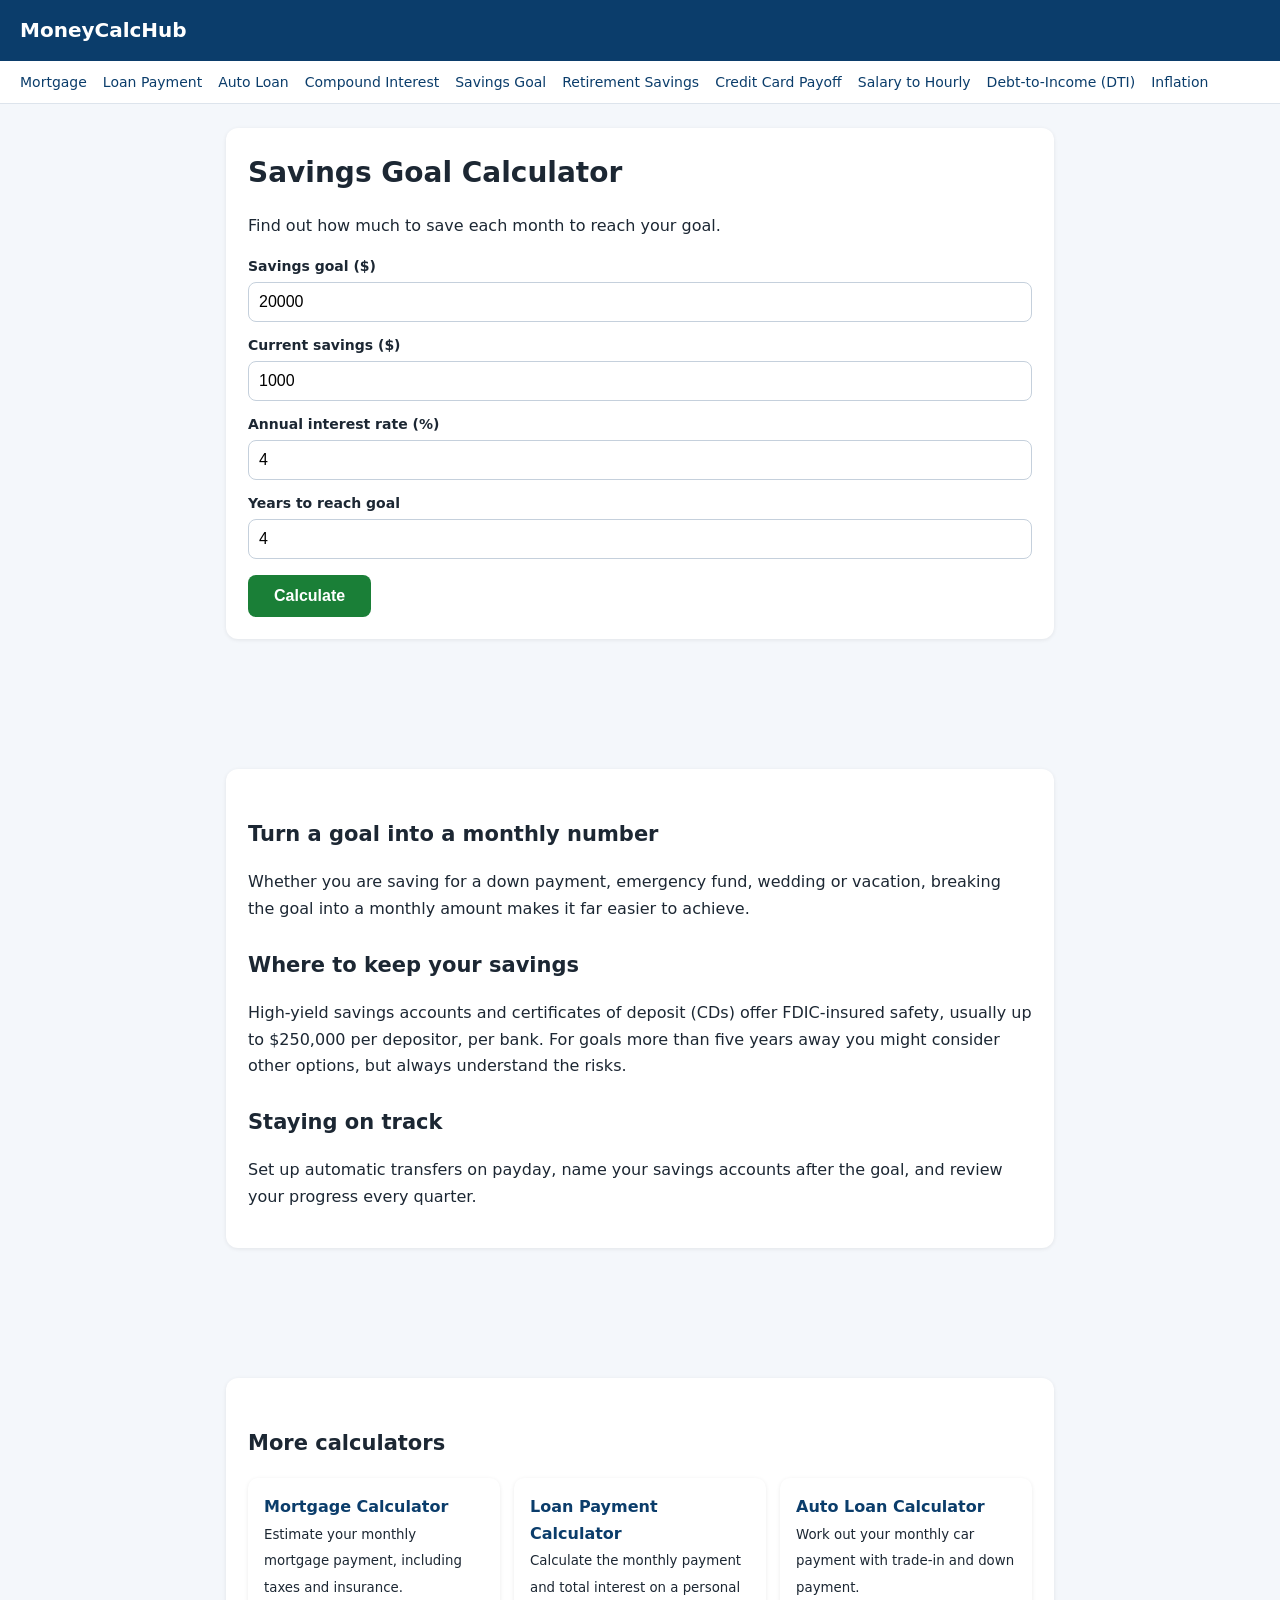
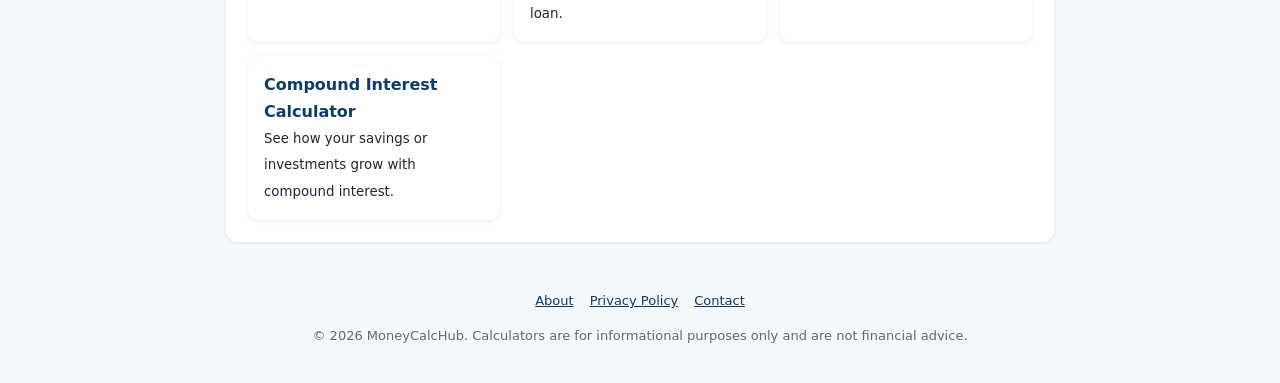
<file: savings-goal-calculator.html>
<!DOCTYPE html><html lang="en"><head><meta charset="utf-8"><meta name="viewport" content="width=device-width,initial-scale=1">
<title>Savings Goal Calculator | MoneyCalcHub</title><meta name="description" content="Find out how much to save each month to reach your goal."><style>
*{box-sizing:border-box}body{margin:0;font-family:system-ui,-apple-system,Segoe UI,Roboto,sans-serif;background:#f4f7fb;color:#1c2733;line-height:1.65}
header{background:#0b3d6b;color:#fff;padding:14px 20px}header a{color:#fff;text-decoration:none;font-weight:700;font-size:20px}
nav{background:#fff;border-bottom:1px solid #dde4ec;padding:8px 20px;overflow-x:auto;white-space:nowrap}nav a{margin-right:16px;color:#0b3d6b;text-decoration:none;font-size:14px}
main{max-width:860px;margin:24px auto;padding:0 16px}.card{background:#fff;border-radius:12px;padding:22px;box-shadow:0 1px 4px rgba(0,0,0,.08);margin-bottom:22px}
h1{font-size:28px;margin:0 0 8px}h2{font-size:21px;margin-top:26px}label{display:block;font-weight:600;margin:12px 0 4px;font-size:14px}
input{width:100%;padding:10px;border:1px solid #c5d0dc;border-radius:8px;font-size:16px}button{margin-top:16px;background:#1a7f37;color:#fff;border:0;padding:12px 26px;border-radius:8px;font-size:16px;font-weight:700;cursor:pointer}
button:hover{background:#146c2e}#result{margin-top:18px;background:#eef6ff;border-radius:10px;padding:16px;display:none}#result .big{font-size:30px;font-weight:800;color:#0b3d6b}
.ad{min-height:90px;margin:18px 0;text-align:center;color:#999;font-size:12px}.grid{display:grid;grid-template-columns:repeat(auto-fill,minmax(240px,1fr));gap:14px}
.grid a{display:block;background:#fff;padding:16px;border-radius:10px;text-decoration:none;color:#1c2733;box-shadow:0 1px 4px rgba(0,0,0,.08)}.grid a:hover{box-shadow:0 3px 10px rgba(0,0,0,.15)}
.grid b{color:#0b3d6b}footer{text-align:center;padding:24px;color:#667;font-size:13px}footer a{color:#0b3d6b;margin:0 8px}
table{width:100%;border-collapse:collapse;font-size:14px}td,th{padding:6px 8px;border-bottom:1px solid #e3e9f0;text-align:right}th:first-child,td:first-child{text-align:left}
</style>
<!-- ADSTERRA: paste your Social Bar / head script here after approval -->
</head><body>
<header><a href="index.html">MoneyCalcHub</a></header>
<nav><a href="mortgage-calculator.html">Mortgage</a><a href="loan-calculator.html">Loan Payment</a><a href="auto-loan-calculator.html">Auto Loan</a><a href="compound-interest-calculator.html">Compound Interest</a><a href="savings-goal-calculator.html">Savings Goal</a><a href="retirement-calculator.html">Retirement Savings</a><a href="credit-card-payoff-calculator.html">Credit Card Payoff</a><a href="salary-to-hourly-calculator.html">Salary to Hourly</a><a href="debt-to-income-calculator.html">Debt-to-Income (DTI)</a><a href="inflation-calculator.html">Inflation</a></nav>
<main><div class="card"><h1>Savings Goal Calculator</h1><p>Find out how much to save each month to reach your goal.</p><label for="goal">Savings goal ($)</label><input type="number" step="any" id="goal" value="20000"><label for="start">Current savings ($)</label><input type="number" step="any" id="start" value="1000"><label for="rate">Annual interest rate (%)</label><input type="number" step="any" id="rate" value="4"><label for="years">Years to reach goal</label><input type="number" step="any" id="years" value="4"><button onclick="calc()">Calculate</button><div id="result"></div></div><div class="ad"><!-- ADSTERRA: paste banner code here --></div><div class="card"><h2>Turn a goal into a monthly number</h2><p>Whether you are saving for a down payment, emergency fund, wedding or vacation, breaking the goal into a monthly amount makes it far easier to achieve.</p>
<h2>Where to keep your savings</h2><p>High-yield savings accounts and certificates of deposit (CDs) offer FDIC-insured safety, usually up to $250,000 per depositor, per bank. For goals more than five years away you might consider other options, but always understand the risks.</p>
<h2>Staying on track</h2><p>Set up automatic transfers on payday, name your savings accounts after the goal, and review your progress every quarter.</p></div><div class="ad"><!-- ADSTERRA: paste banner code here --></div><div class="card"><h2>More calculators</h2><div class="grid"><a href="mortgage-calculator.html"><b>Mortgage Calculator</b><br><small>Estimate your monthly mortgage payment, including taxes and insurance.</small></a><a href="loan-calculator.html"><b>Loan Payment Calculator</b><br><small>Calculate the monthly payment and total interest on a personal loan.</small></a><a href="auto-loan-calculator.html"><b>Auto Loan Calculator</b><br><small>Work out your monthly car payment with trade-in and down payment.</small></a><a href="compound-interest-calculator.html"><b>Compound Interest Calculator</b><br><small>See how your savings or investments grow with compound interest.</small></a></div></div><script>
function fmt(n){return '$'+Number(n).toLocaleString('en-US',{minimumFractionDigits:2,maximumFractionDigits:2});}
function num(id){return parseFloat(document.getElementById(id).value)||0;}
function show(html){var r=document.getElementById('result');r.innerHTML=html;r.style.display='block';r.scrollIntoView({behavior:'smooth',block:'nearest'});}
function pmt(P,rate,n){var r=rate/100/12;if(r===0)return P/n;return P*r/(1-Math.pow(1+r,-n));}
</script><script>function calc(){var v={goal:num("goal"),start:num("start"),rate:num("rate"),years:num("years")};var n=v.years*12,r=v.rate/100/12;var fv=v.start*Math.pow(1+r,n);var need=v.goal-fv;
var m=r===0?need/n:need*r/(Math.pow(1+r,n)-1);if(m<0)m=0;
show('<div>Save each month</div><div class="big">'+fmt(m)+'</div><p>Total you will deposit: '+fmt(m*n)+'<br>Estimated interest earned: '+fmt(v.goal-v.start-m*n)+'</p>');}</script></main><footer><a href="about.html">About</a><a href="privacy.html">Privacy Policy</a><a href="contact.html">Contact</a><p>&copy; 2026 MoneyCalcHub. Calculators are for informational purposes only and are not financial advice.</p></footer></body></html>
</file>
